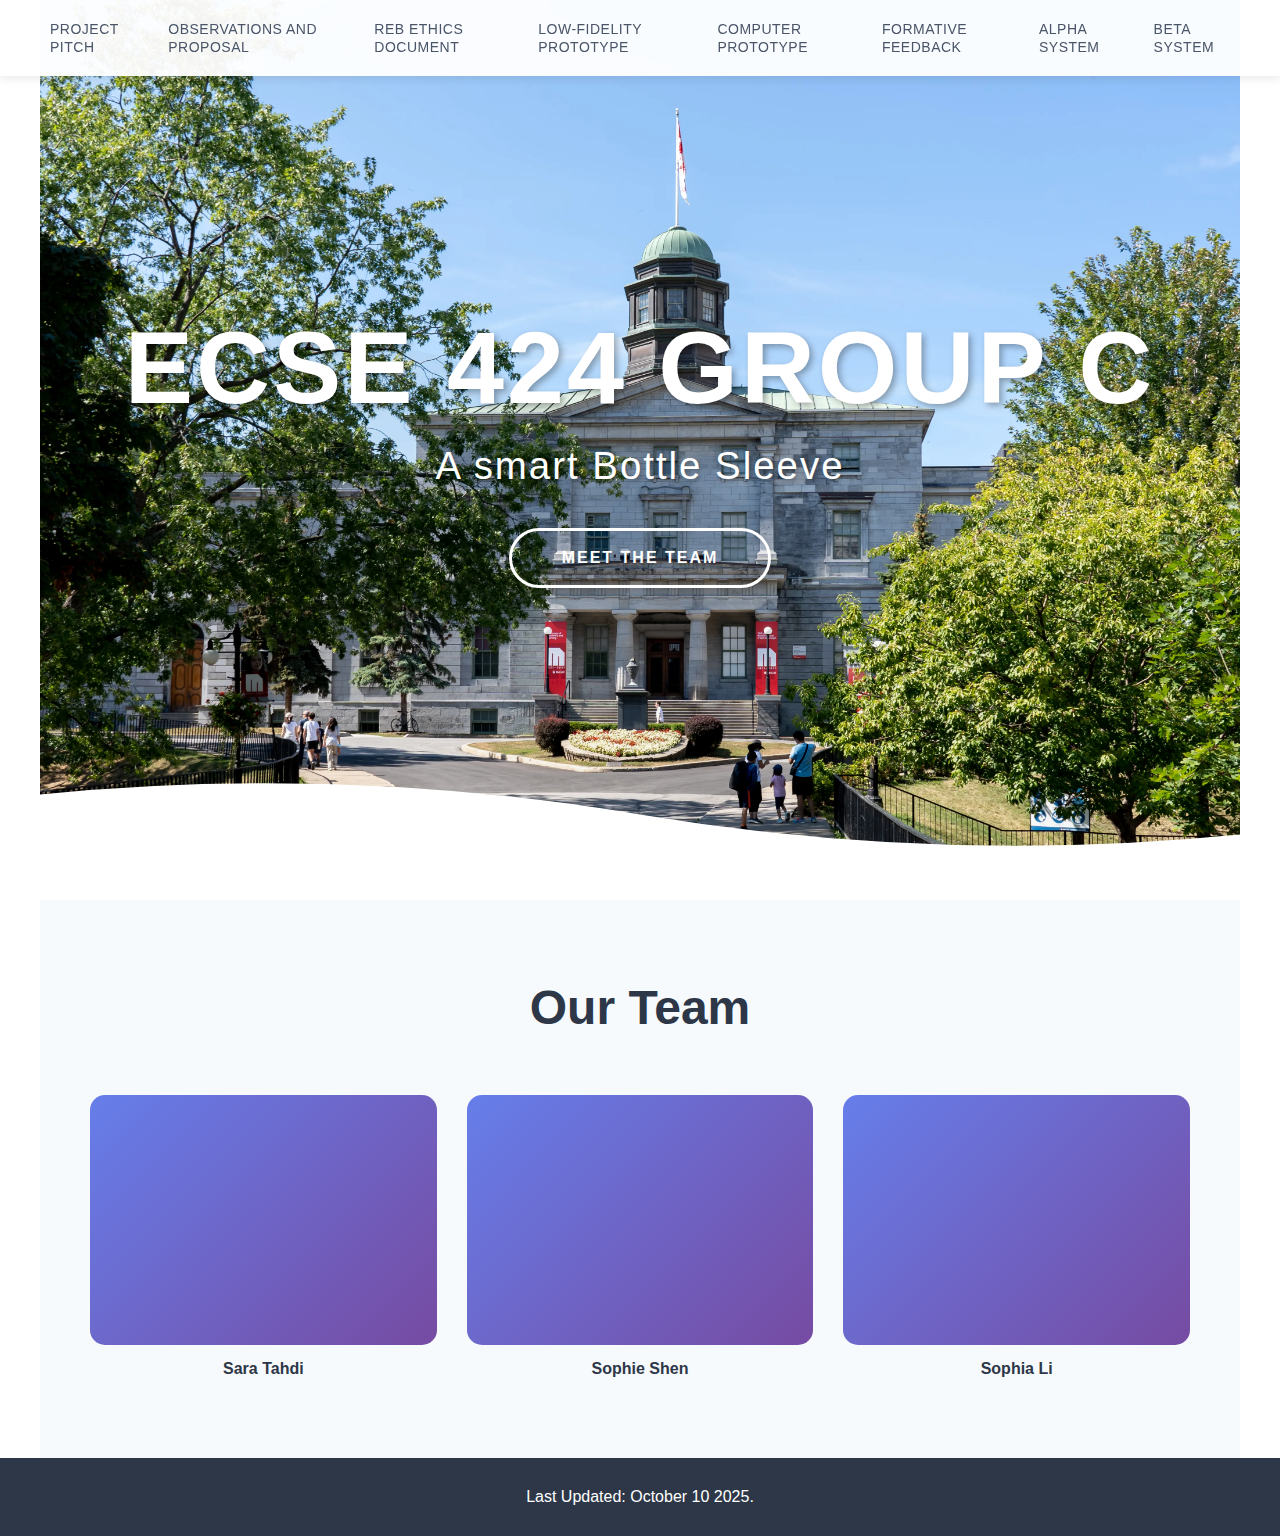
<file: index.html>
<!DOCTYPE html>
<html lang="en">
<head>
    <meta charset="UTF-8">
    <meta name="viewport" content="width=device-width, initial-scale=1.0">
    <title>ECSE 424 - Group C</title>
    <link rel="stylesheet" href="styles.css">
</head>
<body>
    <nav id="navbar">
        <ul class="nav-links">
            <li><a href="Project Pitch.html">Project Pitch</a></li>
            <li><a href="Observations and Proposal.html">Observations and Proposal</a></li>
            <li><a href="REB Ethics Document.html">REB Ethics Document</a></li>
            <li><a href="Low-Fidelity Prototype.html">Low-Fidelity Prototype</a></li>
            <li><a href="Upcoming.html">Computer Prototype</a></li>
            <li><a href="Upcoming.html">Formative Feedback</a></li>
            <li><a href="Upcoming.html">Alpha System</a></li>
            <li><a href="Upcoming.html">Beta System</a></li>

        </ul>
        <div class="mobile-menu-toggle">
            <span></span>
            <span></span>
            <span></span>
        </div>
    </nav>

    <section class="hero">
        <div class="hero-content">
            <h1 class="fade-in">
                ECSE 424 Group C
            </h1>
            <p class="fade-in-delay">A smart Bottle Sleeve</p>
            <a href="#gallery" class="cta-button fade-in-delay-2">Meet The Team</a>
        </div>
        <div class="wave"></div>
        <div class="scroll-indicator">
            <span></span>
        </div>
    </section>

    <section id="gallery">
        <h2>Our Team</h2>
        <div class="gallery-grid">
            <div class="gallery-item">
                <div class="gallery-placeholder"></div>
                <p>Sara Tahdi</p>
            </div>
            <div class="gallery-item">
                <div class="gallery-placeholder"></div>
                <p>Sophie Shen</p>
            </div>
            <div class="gallery-item">
                <div class="gallery-placeholder"></div>
                <p>Sophia Li</p>
            </div>
        </div>
    </section>

    <footer>
        <p> Last Updated: October 10 2025.</p>
    </footer>

    <script src="script.js"></script>
</body>
</html>
</file>
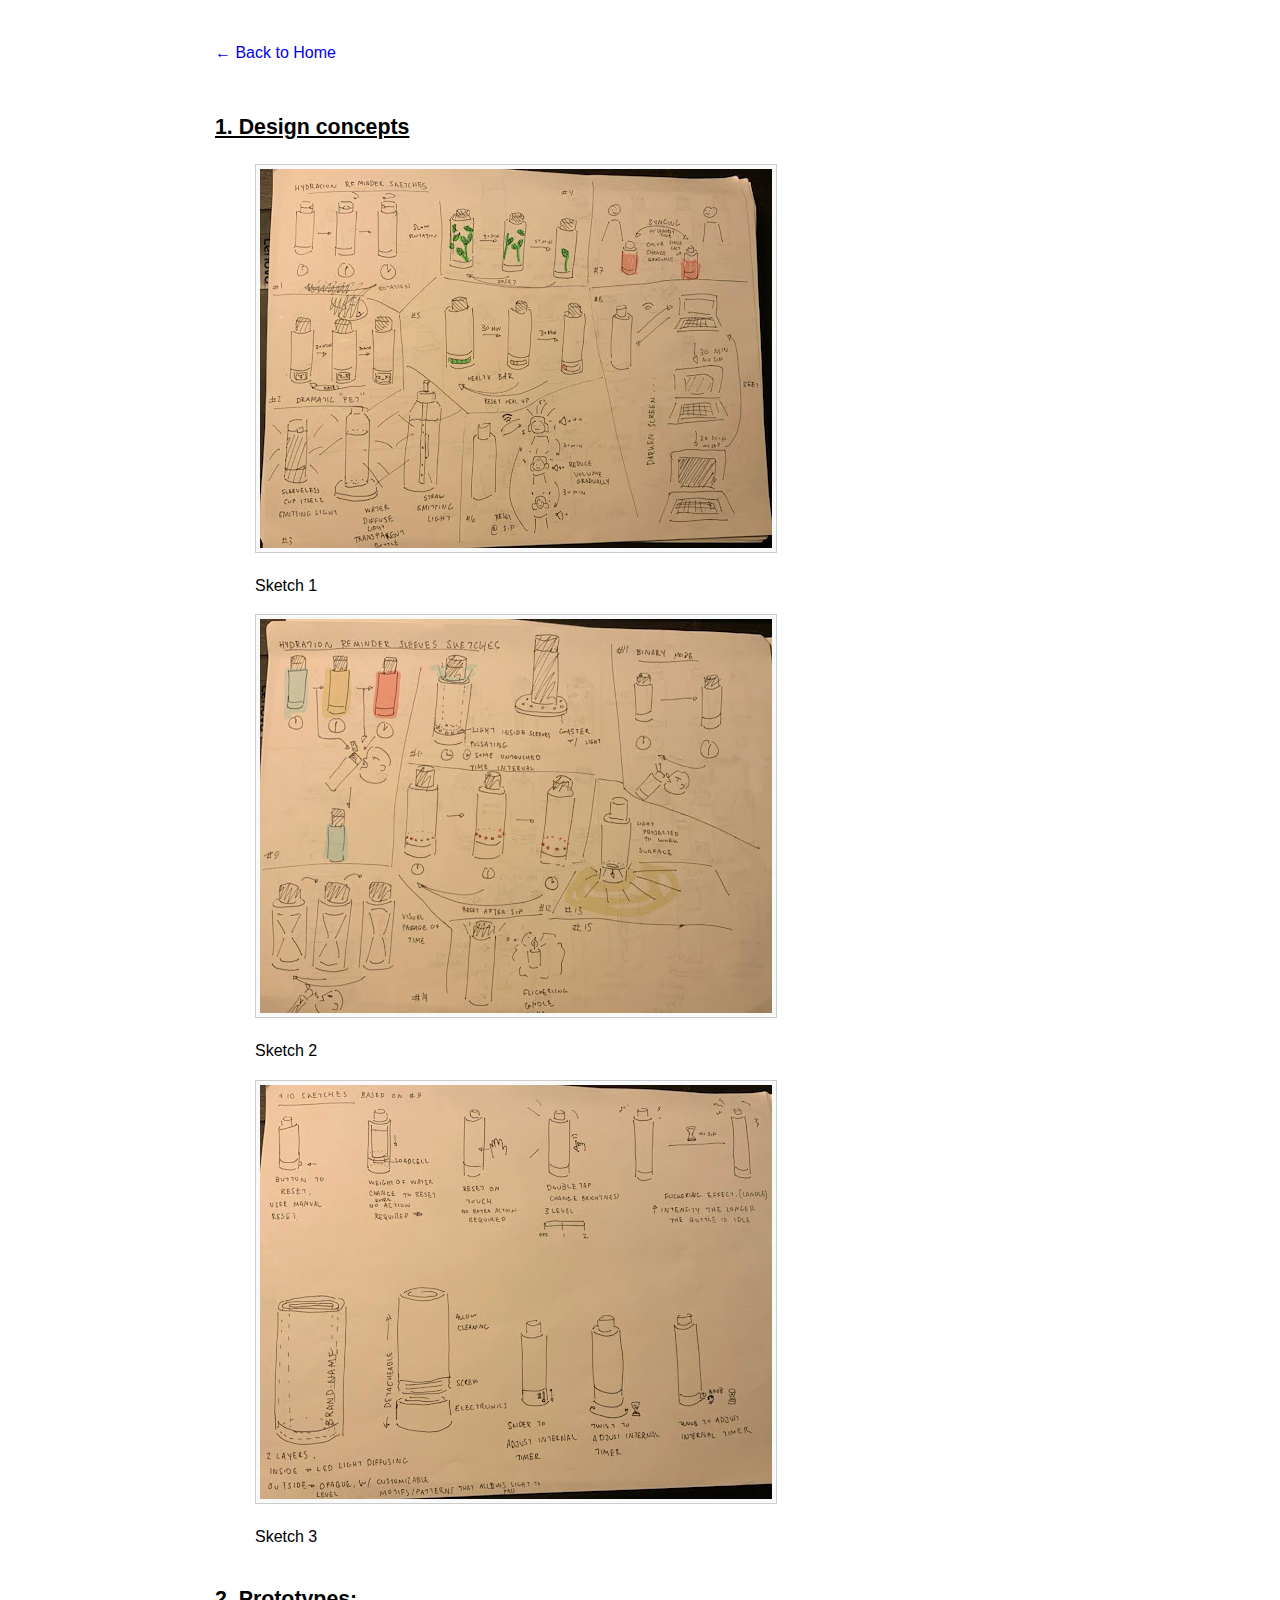
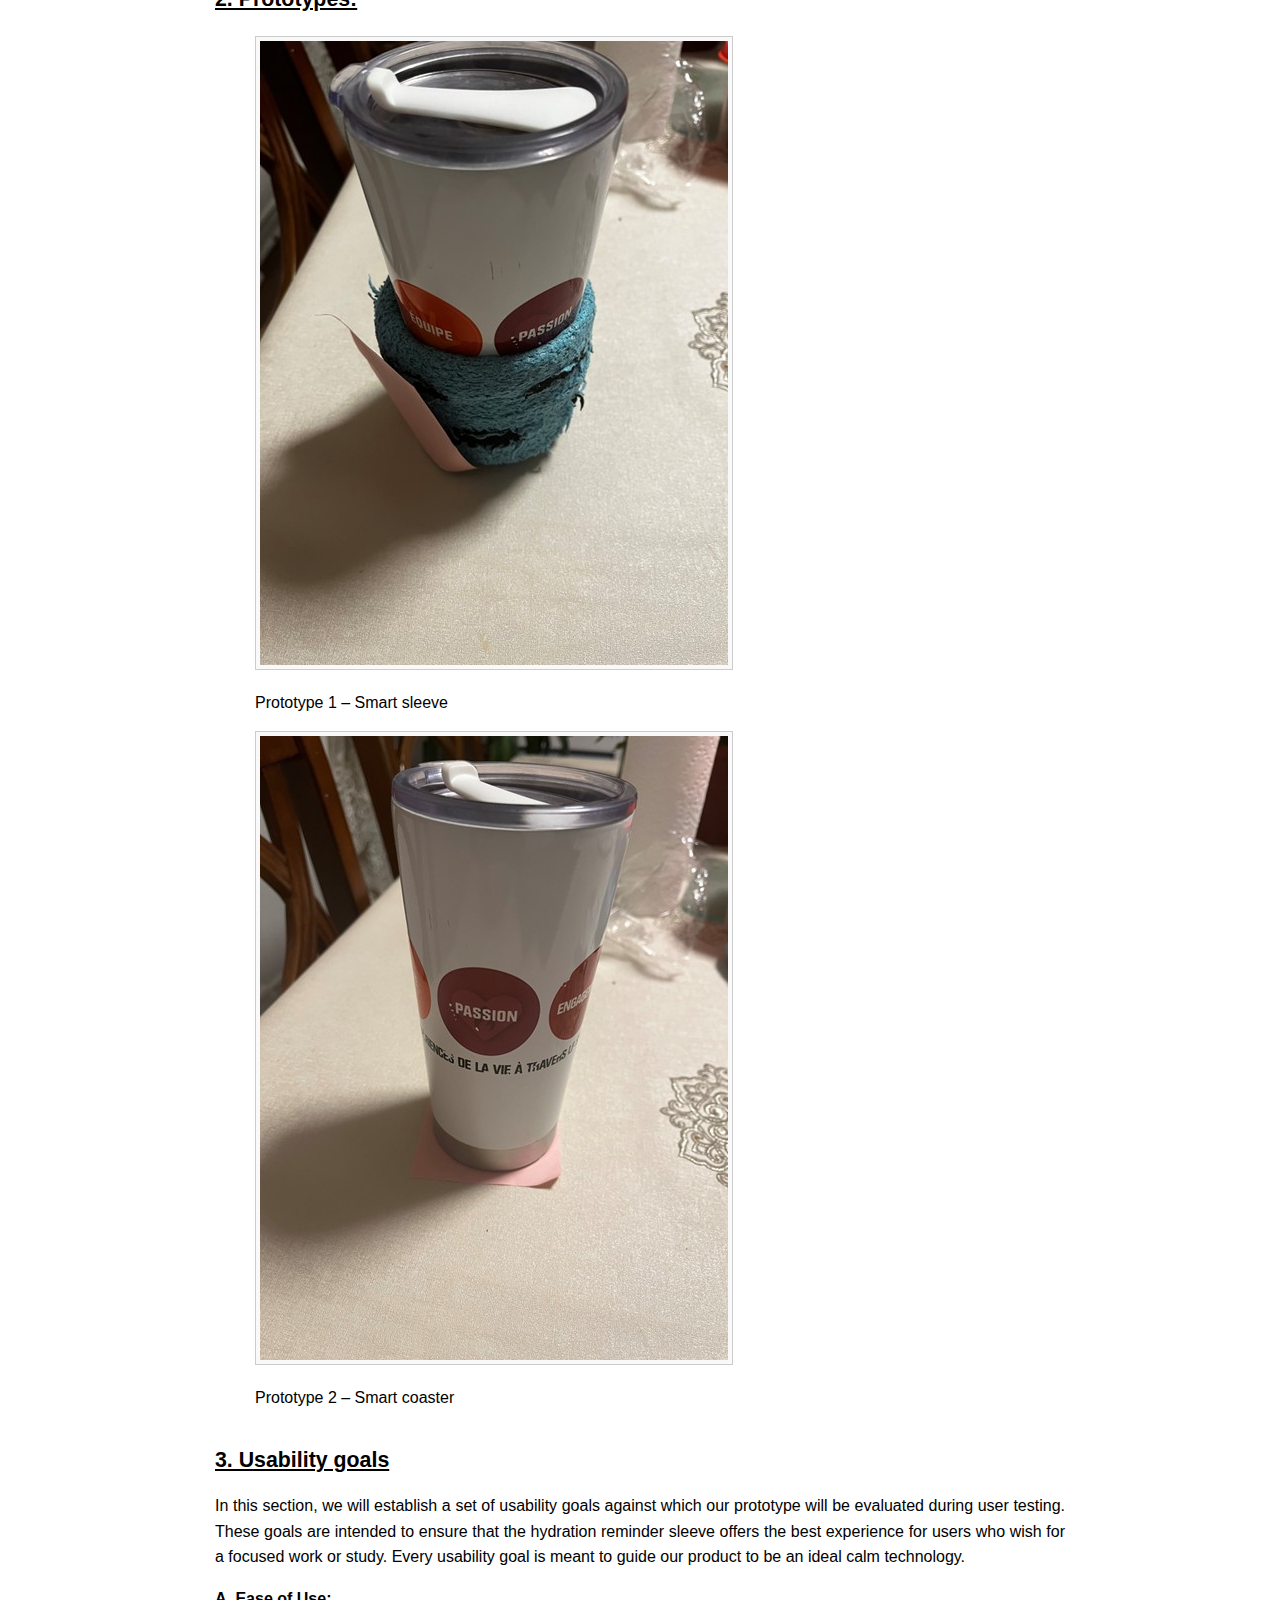
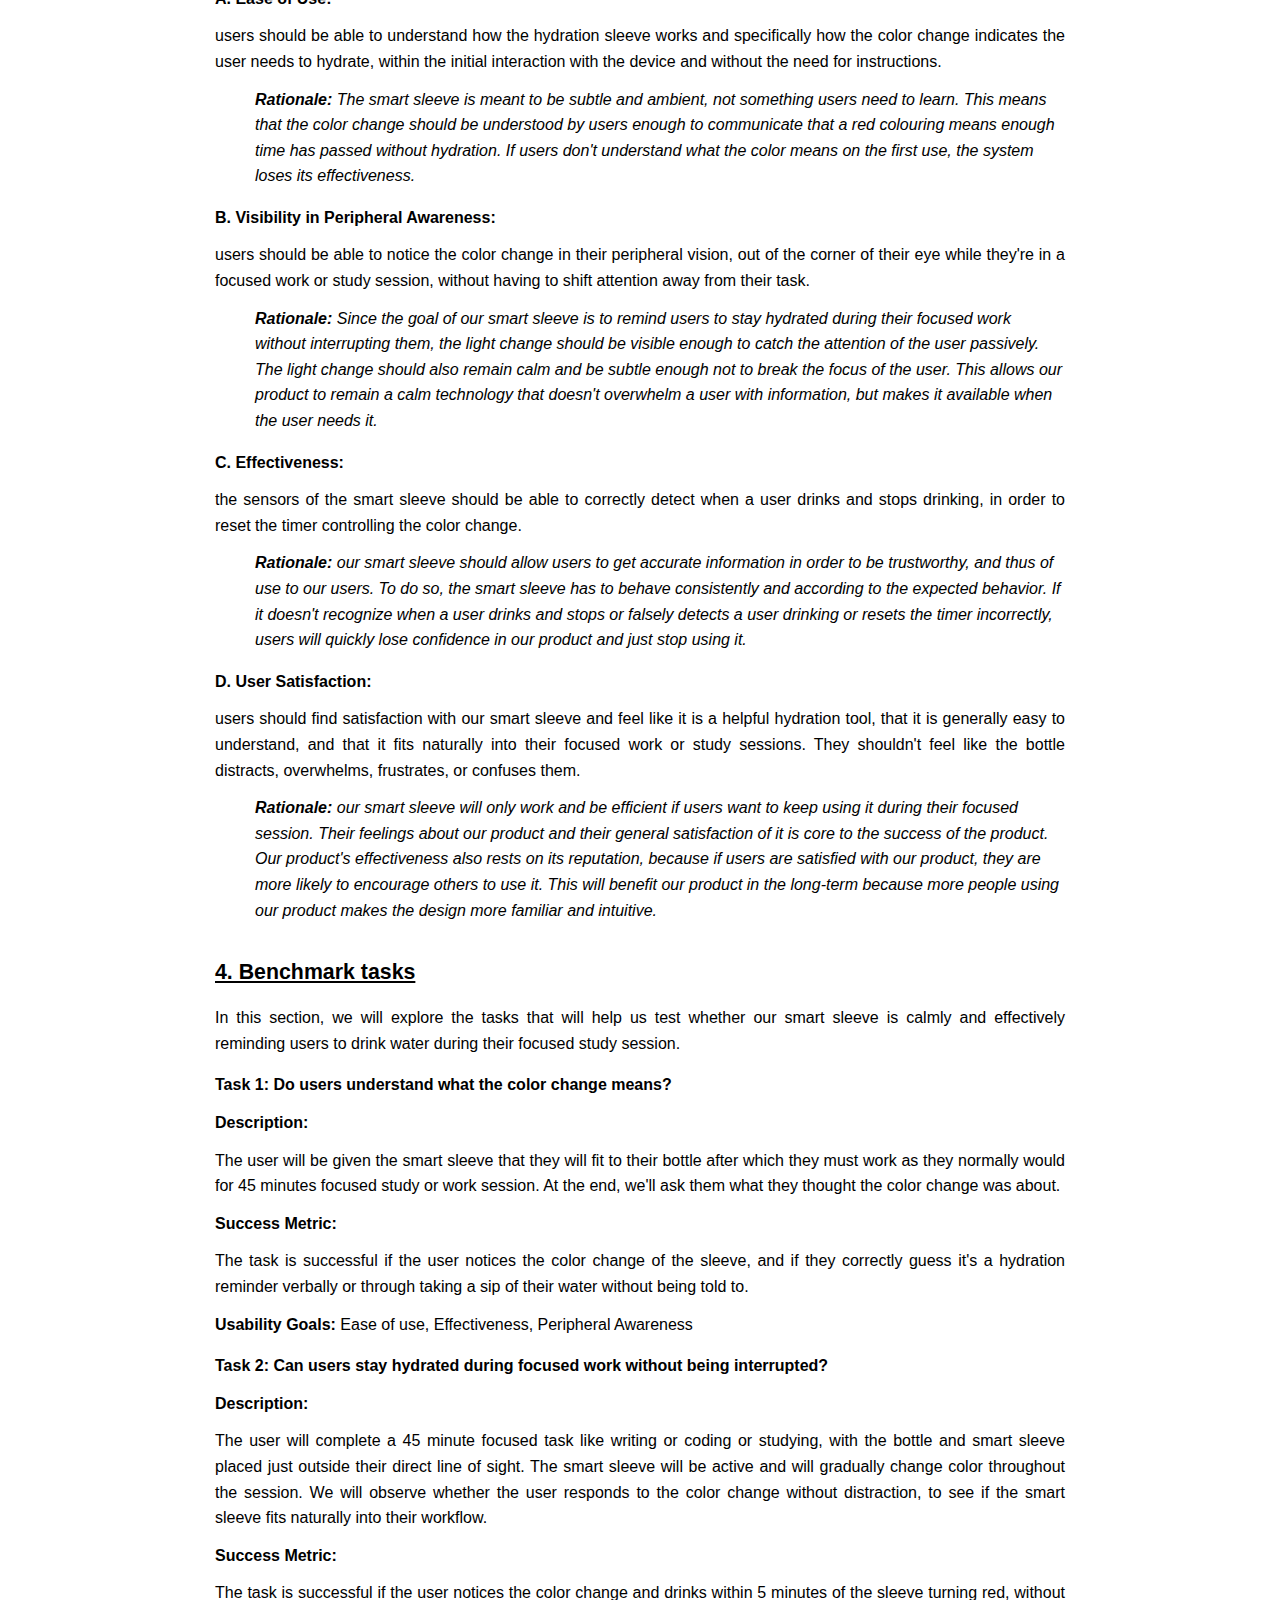
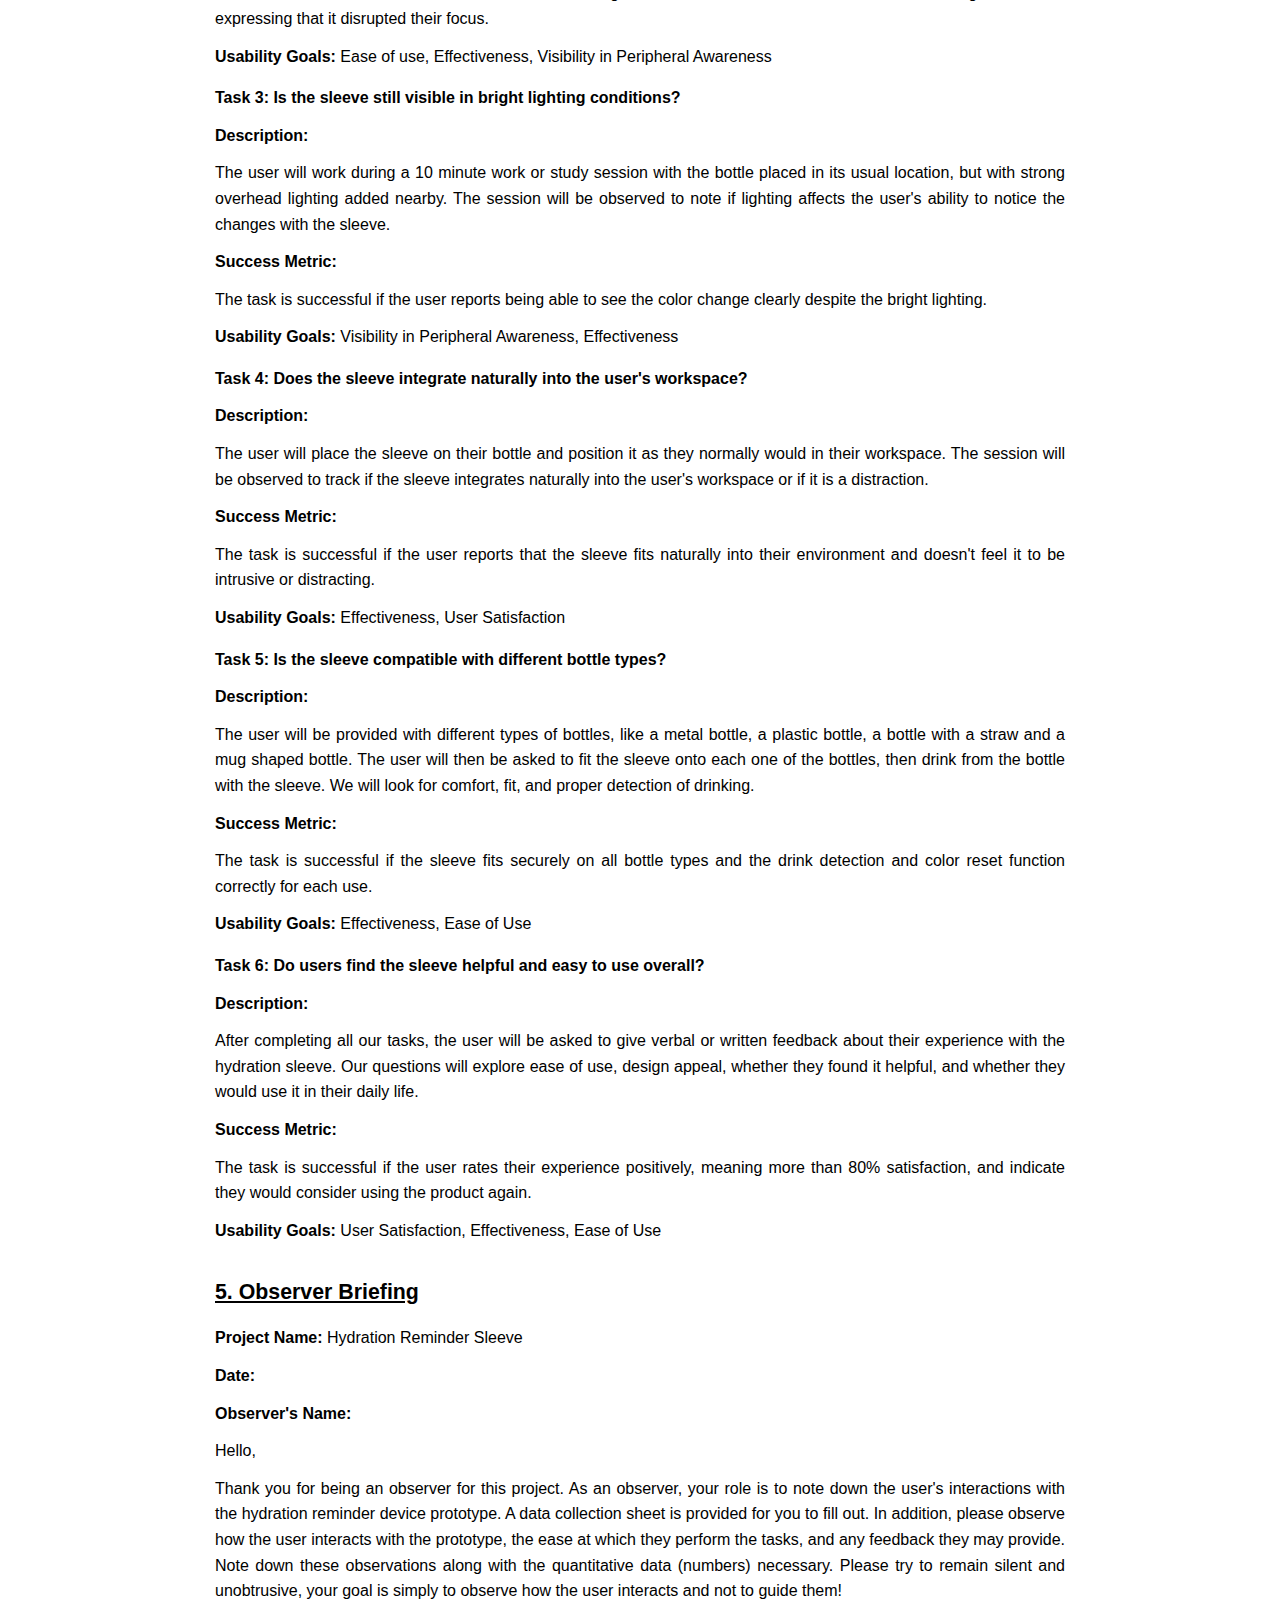
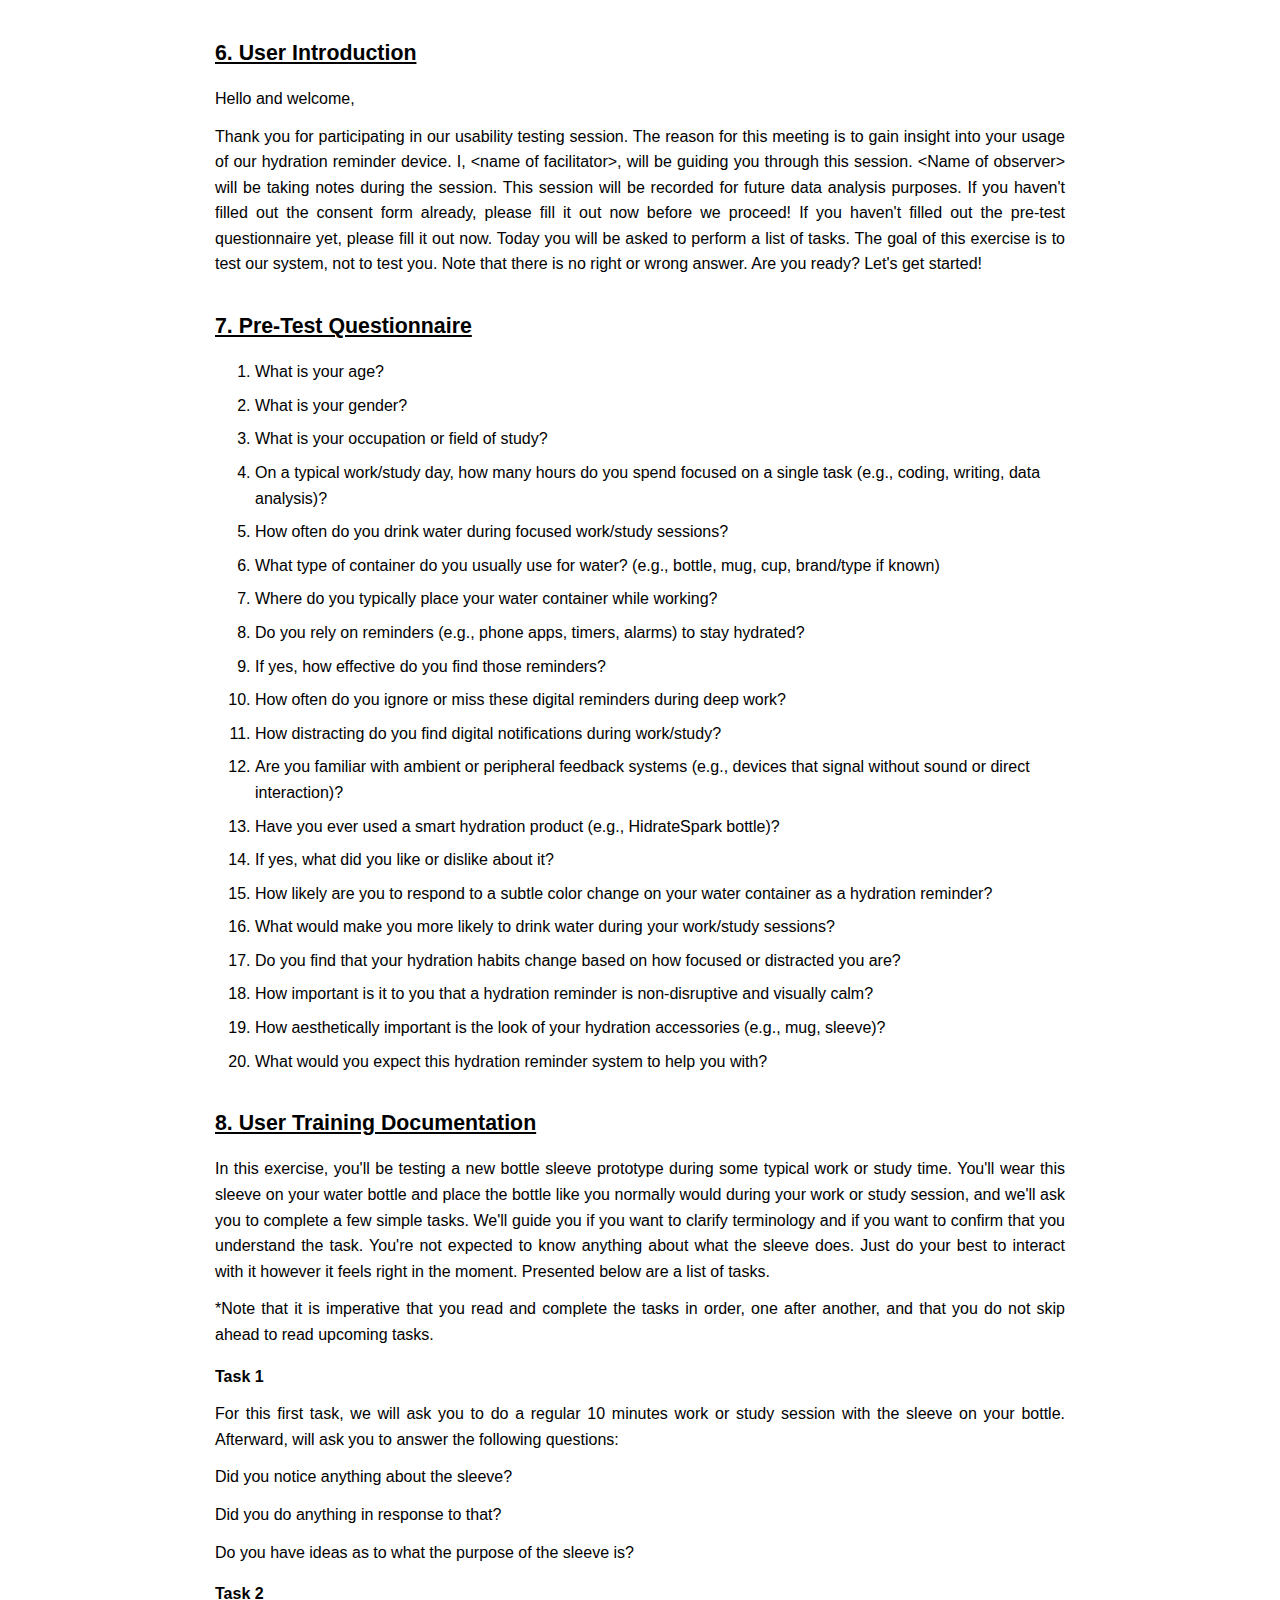
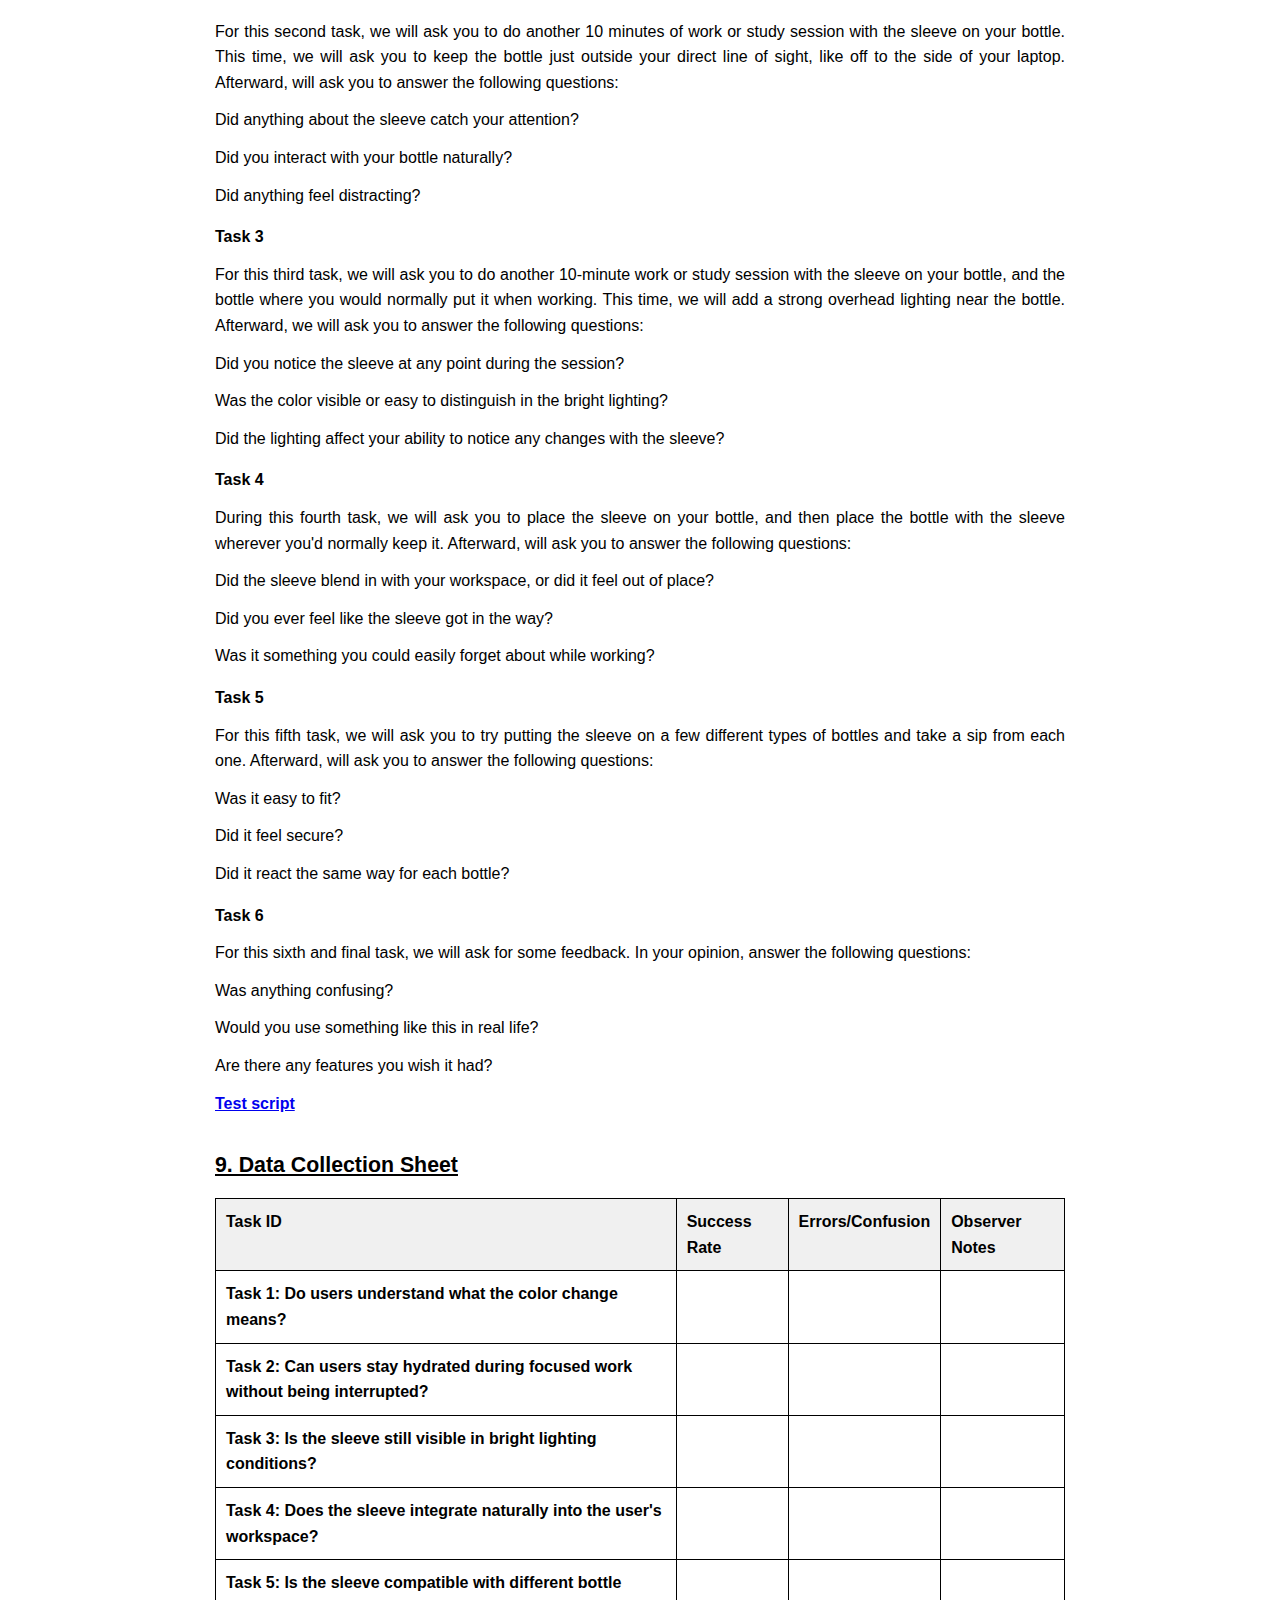
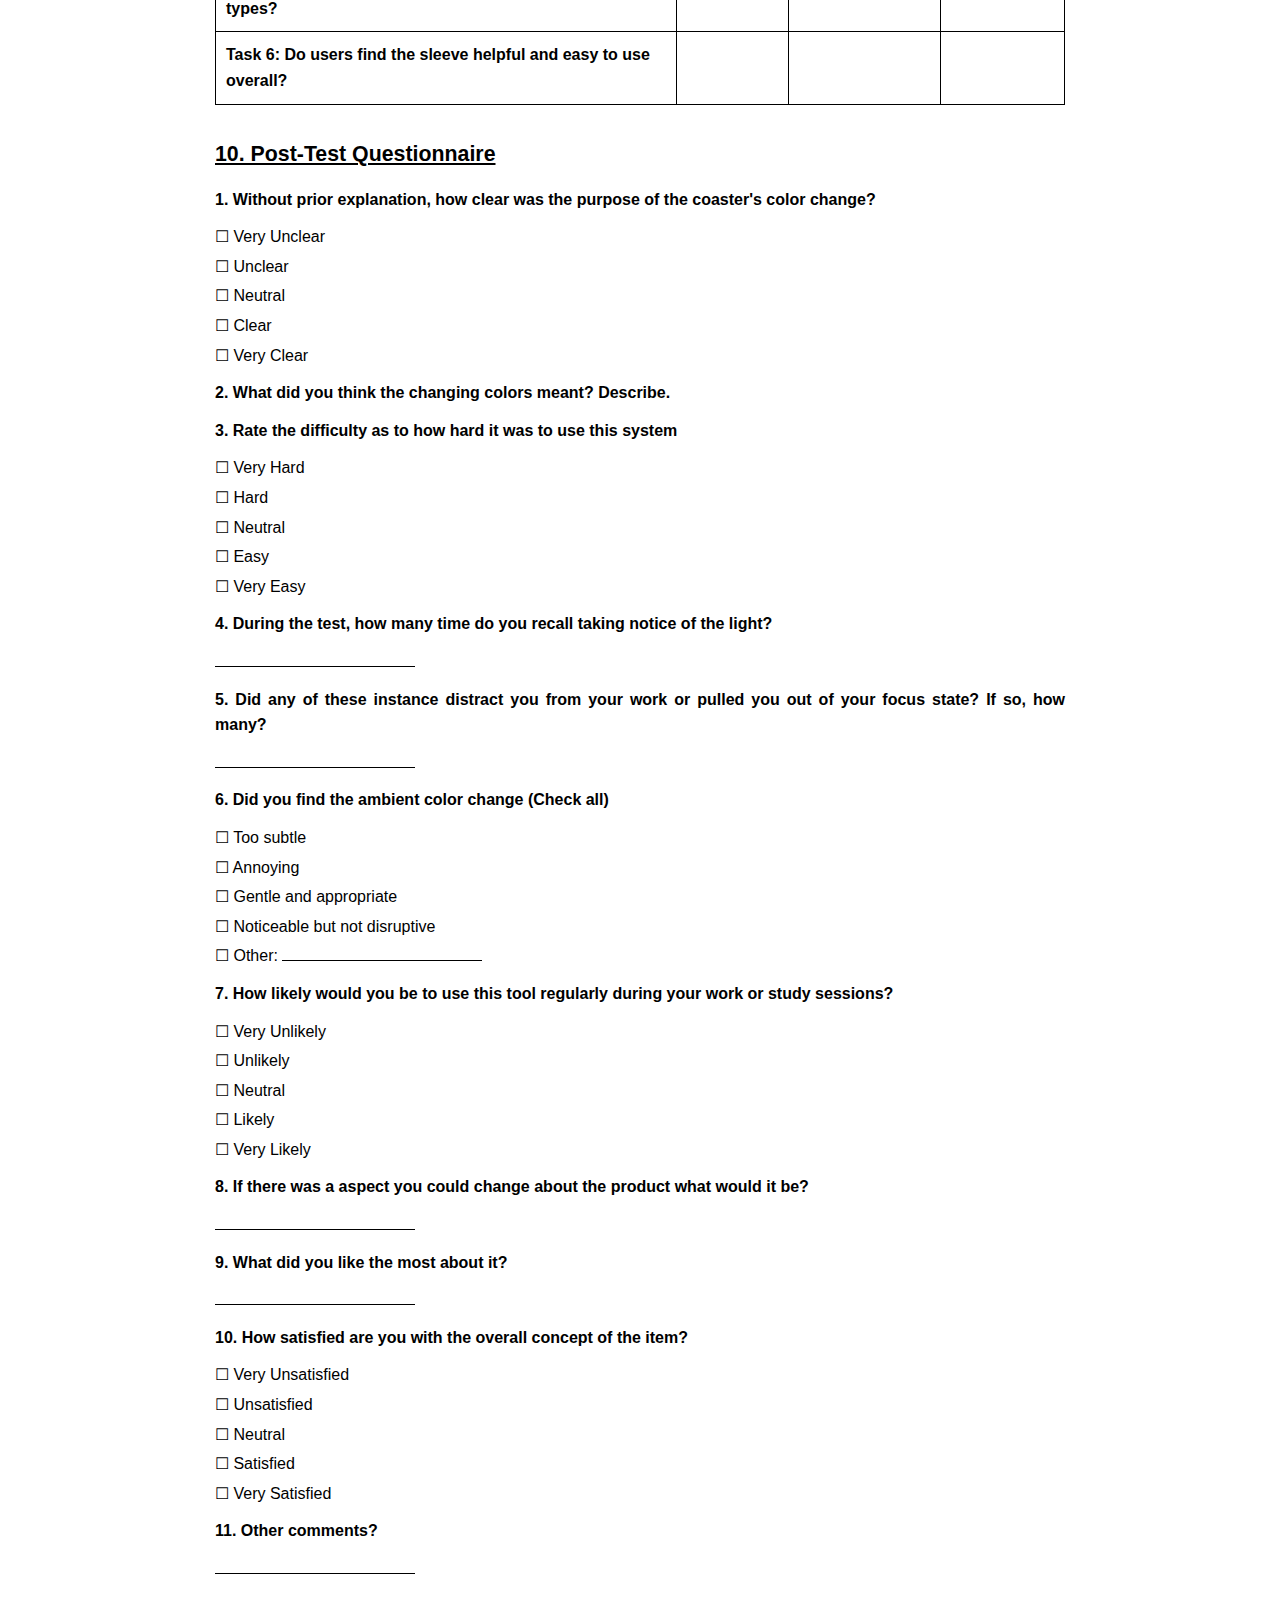
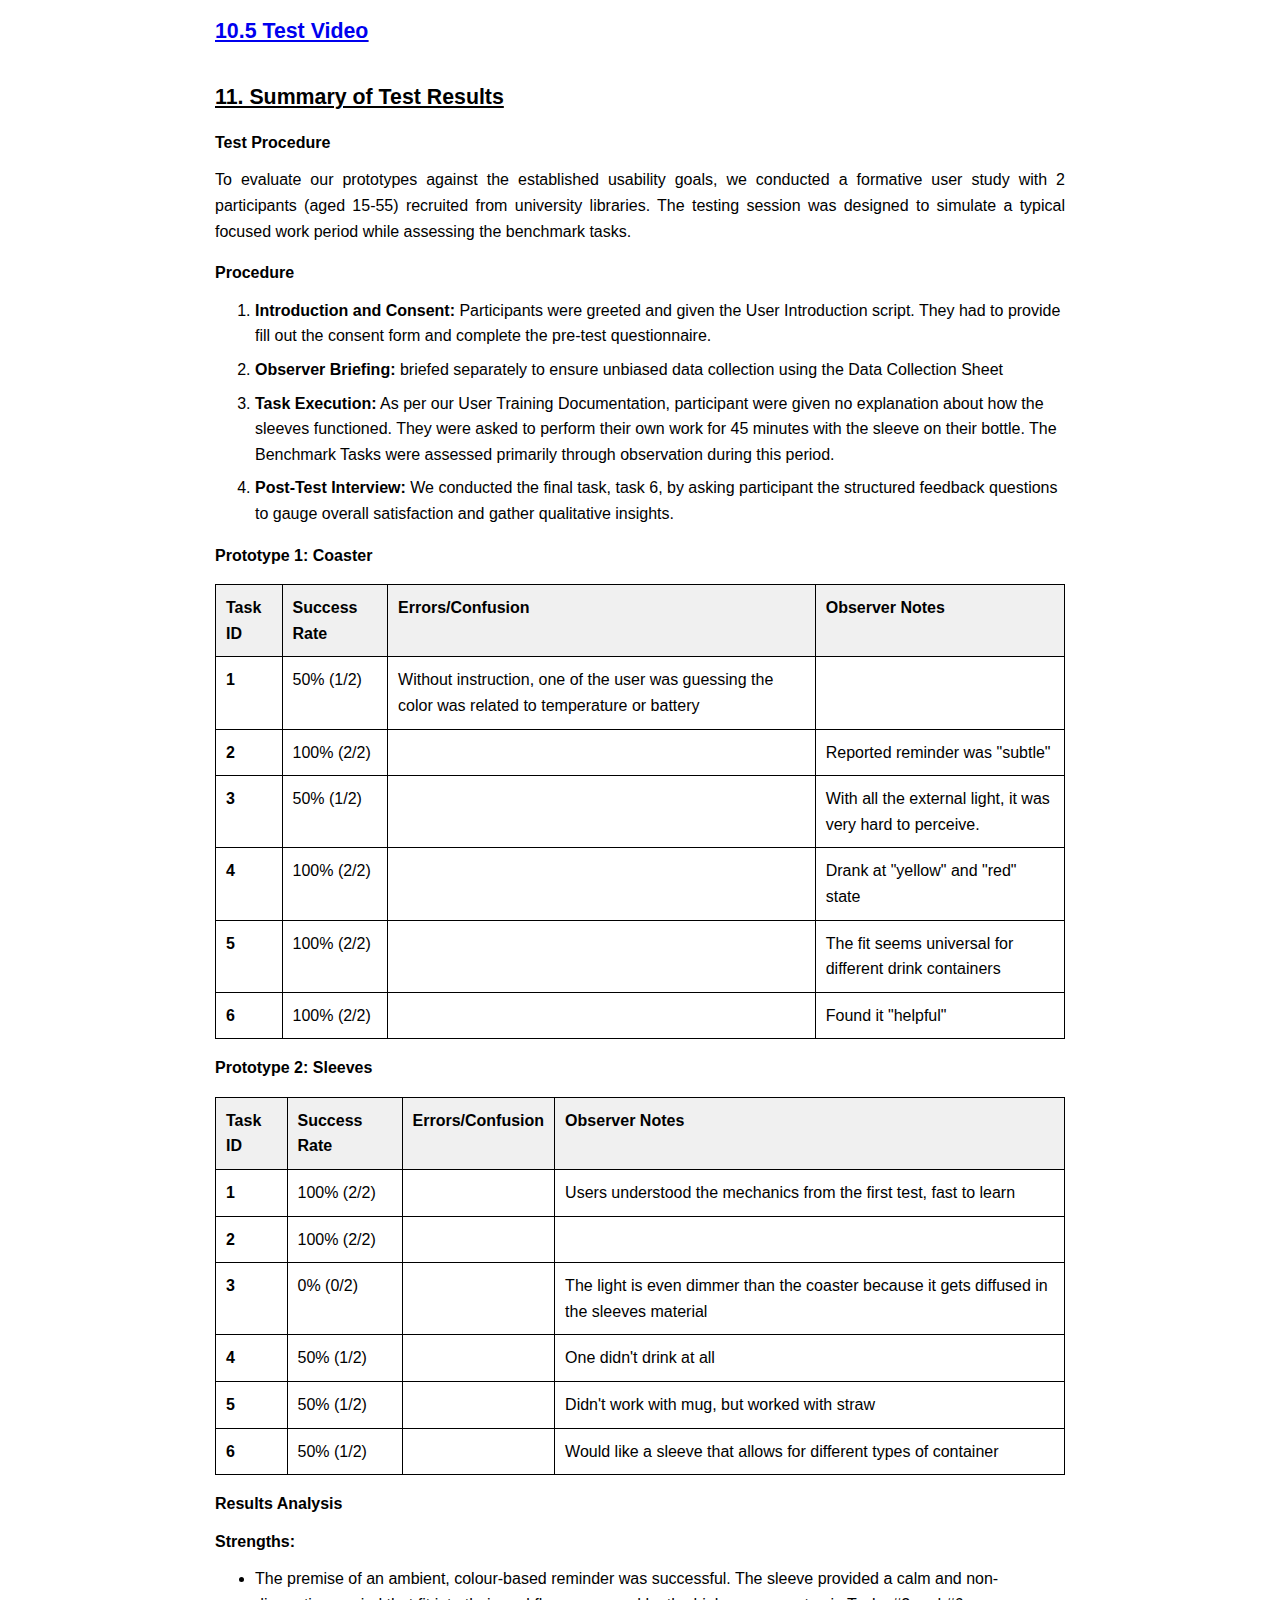
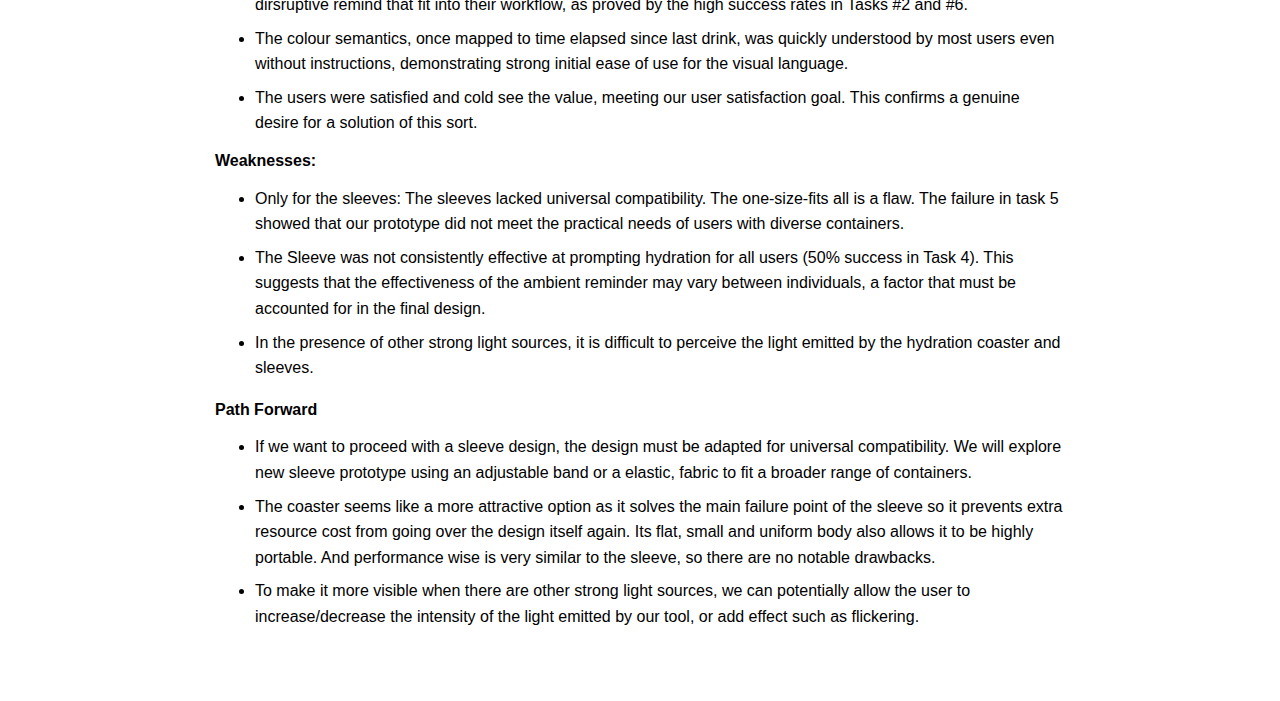
<file: Low-Fidelity Prototype.html>
<!DOCTYPE html>
<html lang="en">
<head>
    <meta charset="UTF-8">
    <meta name="viewport" content="width=device-width, initial-scale=1.0">
    <title>ECSE 424 - Low-Fidelity Prototype</title>
    <style>
        body {
            font-family: 'Calibri', 'Arial', sans-serif;
            line-height: 1.6;
            max-width: 850px;
            margin: 0 auto;
            padding: 40px 60px;
            background-color: #ffffff;
            color: #000000;
        }

        .back-link {
        color: #0000EE;
        text-decoration: none;
        margin-bottom: 20px;
        display: inline-block;
        }

        .back-link:hover {
        text-decoration: underline;
        }


        h1 {
            text-decoration: underline;
            font-size: 16pt;
            font-weight: bold;
            margin-top: 24px;
            margin-bottom: 16px;
        }

        h2 {
            font-weight: bold;
            font-size: 12pt;
            margin-top: 16px;
            margin-bottom: 8px;
        }

        p {
            margin: 12px 0;
            text-align: justify;
        }

        blockquote {
            margin: 12px 0 12px 40px;
            font-style: italic;
        }

        ul {
            margin: 12px 0;
            padding-left: 40px;
        }

        li {
            margin: 8px 0;
        }

        table {
            width: 100%;
            border-collapse: collapse;
            margin: 16px 0;
        }

        table, th, td {
            border: 1px solid #000000;
        }

        th, td {
            padding: 10px;
            text-align: left;
            vertical-align: top;
        }

        th {
            background-color: #f0f0f0;
            font-weight: bold;
        }

        .checkbox {
            margin: 4px 0;
        }

        .underline-input {
            display: inline-block;
            min-width: 200px;
            border-bottom: 1px solid #000000;
        }

        ol {
            margin: 12px 0;
            padding-left: 40px;
        }

        .section {
            margin-bottom: 32px;
        }

        a {
            color: #0000EE;
            text-decoration: underline;
        }
        .prototype-img {
        max-width: 100%;
        height: auto;
        margin-bottom: 20px;
        display: block;
        border: 1px solid #ccc;
        padding: 4px;
        background-color: #f9f9f9;
        }
        .images {
            margin-top: 20px;
            margin-bottom: 30px;
        }
    </style>
</head>
<body>

<a href="index.html" class="back-link">← Back to Home</a>

<div class="section">
    <h1>1. Design concepts</h1>
    <div class="images">
        <figure>
            <img src="Prototype 1.jpg" alt="Design Sketch 1" class="prototype-img">
            <figcaption>Sketch 1</figcaption>
        </figure>
        <figure>
            <img src="Prototype 2.jpg" alt="Design Sketch 2" class="prototype-img">
            <figcaption>Sketch 2</figcaption>
        </figure>
        <figure>
            <img src="Prototype 3.jpg" alt="Design Sketch 3" class="prototype-img">
            <figcaption>Sketch 3</figcaption>
        </figure>
    </div>
</div>

<div class="section">
    <h1>2. Prototypes:</h1>
    <div class="images">
        <figure>
            <img src="Sleeve.jpg" alt="Prototype 1" class="prototype-img">
            <figcaption>Prototype 1 – Smart sleeve</figcaption>
        </figure>
        <figure>
            <img src="coaster.jpg" alt="Prototype 2" class="prototype-img">
            <figcaption>Prototype 2 – Smart coaster</figcaption>
        </figure>
    </div>
</div>

<div class="section">
    <h1>3. Usability goals</h1>
    <p>In this section, we will establish a set of usability goals against which our prototype will be evaluated during user testing. These goals are intended to ensure that the hydration reminder sleeve offers the best experience for users who wish for a focused work or study. Every usability goal is meant to guide our product to be an ideal calm technology.</p>

    <h2>A. Ease of Use:</h2>
    <p>users should be able to understand how the hydration sleeve works and specifically how the color change indicates the user needs to hydrate, within the initial interaction with the device and without the need for instructions.</p>
    <blockquote>
        <strong>Rationale:</strong> The smart sleeve is meant to be subtle and ambient, not something users need to learn. This means that the color change should be understood by users enough to communicate that a red colouring means enough time has passed without hydration. If users don't understand what the color means on the first use, the system loses its effectiveness.
    </blockquote>

    <h2>B. Visibility in Peripheral Awareness:</h2>
    <p>users should be able to notice the color change in their peripheral vision, out of the corner of their eye while they're in a focused work or study session, without having to shift attention away from their task.</p>
    <blockquote>
        <strong>Rationale:</strong> Since the goal of our smart sleeve is to remind users to stay hydrated during their focused work without interrupting them, the light change should be visible enough to catch the attention of the user passively. The light change should also remain calm and be subtle enough not to break the focus of the user. This allows our product to remain a calm technology that doesn't overwhelm a user with information, but makes it available when the user needs it.
    </blockquote>

    <h2>C. Effectiveness:</h2>
    <p>the sensors of the smart sleeve should be able to correctly detect when a user drinks and stops drinking, in order to reset the timer controlling the color change.</p>
    <blockquote>
        <strong>Rationale:</strong> our smart sleeve should allow users to get accurate information in order to be trustworthy, and thus of use to our users. To do so, the smart sleeve has to behave consistently and according to the expected behavior. If it doesn't recognize when a user drinks and stops or falsely detects a user drinking or resets the timer incorrectly, users will quickly lose confidence in our product and just stop using it.
    </blockquote>

    <h2>D. User Satisfaction:</h2>
    <p>users should find satisfaction with our smart sleeve and feel like it is a helpful hydration tool, that it is generally easy to understand, and that it fits naturally into their focused work or study sessions. They shouldn't feel like the bottle distracts, overwhelms, frustrates, or confuses them.</p>
    <blockquote>
        <strong>Rationale:</strong> our smart sleeve will only work and be efficient if users want to keep using it during their focused session. Their feelings about our product and their general satisfaction of it is core to the success of the product. Our product's effectiveness also rests on its reputation, because if users are satisfied with our product, they are more likely to encourage others to use it. This will benefit our product in the long-term because more people using our product makes the design more familiar and intuitive.
    </blockquote>
</div>

<div class="section">
    <h1>4. Benchmark tasks</h1>
    <p>In this section, we will explore the tasks that will help us test whether our smart sleeve is calmly and effectively reminding users to drink water during their focused study session.</p>

    <h2>Task 1: Do users understand what the color change means?</h2>
    <p><strong>Description:</strong></p>
    <p>The user will be given the smart sleeve that they will fit to their bottle after which they must work as they normally would for 45 minutes focused study or work session. At the end, we'll ask them what they thought the color change was about.</p>
    <p><strong>Success Metric:</strong></p>
    <p>The task is successful if the user notices the color change of the sleeve, and if they correctly guess it's a hydration reminder verbally or through taking a sip of their water without being told to.</p>
    <p><strong>Usability Goals:</strong> Ease of use, Effectiveness, Peripheral Awareness</p>

    <h2>Task 2: Can users stay hydrated during focused work without being interrupted?</h2>
    <p><strong>Description:</strong></p>
    <p>The user will complete a 45 minute focused task like writing or coding or studying, with the bottle and smart sleeve placed just outside their direct line of sight. The smart sleeve will be active and will gradually change color throughout the session. We will observe whether the user responds to the color change without distraction, to see if the smart sleeve fits naturally into their workflow.</p>
    <p><strong>Success Metric:</strong></p>
    <p>The task is successful if the user notices the color change and drinks within 5 minutes of the sleeve turning red, without expressing that it disrupted their focus.</p>
    <p><strong>Usability Goals:</strong> Ease of use, Effectiveness, Visibility in Peripheral Awareness</p>

    <h2>Task 3: Is the sleeve still visible in bright lighting conditions?</h2>
    <p><strong>Description:</strong></p>
    <p>The user will work during a 10 minute work or study session with the bottle placed in its usual location, but with strong overhead lighting added nearby. The session will be observed to note if lighting affects the user's ability to notice the changes with the sleeve.</p>
    <p><strong>Success Metric:</strong></p>
    <p>The task is successful if the user reports being able to see the color change clearly despite the bright lighting.</p>
    <p><strong>Usability Goals:</strong> Visibility in Peripheral Awareness, Effectiveness</p>

    <h2>Task 4: Does the sleeve integrate naturally into the user's workspace?</h2>
    <p><strong>Description:</strong></p>
    <p>The user will place the sleeve on their bottle and position it as they normally would in their workspace. The session will be observed to track if the sleeve integrates naturally into the user's workspace or if it is a distraction.</p>
    <p><strong>Success Metric:</strong></p>
    <p>The task is successful if the user reports that the sleeve fits naturally into their environment and doesn't feel it to be intrusive or distracting.</p>
    <p><strong>Usability Goals:</strong> Effectiveness, User Satisfaction</p>

    <h2>Task 5: Is the sleeve compatible with different bottle types?</h2>
    <p><strong>Description:</strong></p>
    <p>The user will be provided with different types of bottles, like a metal bottle, a plastic bottle, a bottle with a straw and a mug shaped bottle. The user will then be asked to fit the sleeve onto each one of the bottles, then drink from the bottle with the sleeve. We will look for comfort, fit, and proper detection of drinking.</p>
    <p><strong>Success Metric:</strong></p>
    <p>The task is successful if the sleeve fits securely on all bottle types and the drink detection and color reset function correctly for each use.</p>
    <p><strong>Usability Goals:</strong> Effectiveness, Ease of Use</p>

    <h2>Task 6: Do users find the sleeve helpful and easy to use overall?</h2>
    <p><strong>Description:</strong></p>
    <p>After completing all our tasks, the user will be asked to give verbal or written feedback about their experience with the hydration sleeve. Our questions will explore ease of use, design appeal, whether they found it helpful, and whether they would use it in their daily life.</p>
    <p><strong>Success Metric:</strong></p>
    <p>The task is successful if the user rates their experience positively, meaning more than 80% satisfaction, and indicate they would consider using the product again.</p>
    <p><strong>Usability Goals:</strong> User Satisfaction, Effectiveness, Ease of Use</p>
</div>

<div class="section">
    <h1>5. Observer Briefing</h1>
    <p><strong>Project Name:</strong> Hydration Reminder Sleeve</p>
    <p><strong>Date:</strong></p>
    <p><strong>Observer's Name:</strong></p>
    <p>Hello,</p>
    <p>Thank you for being an observer for this project. As an observer, your role is to note down the user's interactions with the hydration reminder device prototype. A data collection sheet is provided for you to fill out. In addition, please observe how the user interacts with the prototype, the ease at which they perform the tasks, and any feedback they may provide. Note down these observations along with the quantitative data (numbers) necessary. Please try to remain silent and unobtrusive, your goal is simply to observe how the user interacts and not to guide them!</p>
</div>

<div class="section">
    <h1>6. User Introduction</h1>
    <p>Hello and welcome,</p>
    <p>Thank you for participating in our usability testing session. The reason for this meeting is to gain insight into your usage of our hydration reminder device. I, &lt;name of facilitator&gt;, will be guiding you through this session. &lt;Name of observer&gt; will be taking notes during the session. This session will be recorded for future data analysis purposes. If you haven't filled out the consent form already, please fill it out now before we proceed! If you haven't filled out the pre-test questionnaire yet, please fill it out now. Today you will be asked to perform a list of tasks. The goal of this exercise is to test our system, not to test you. Note that there is no right or wrong answer. Are you ready? Let's get started!</p>
</div>

<div class="section">
    <h1>7. Pre-Test Questionnaire</h1>
    <ol>
        <li>What is your age?</li>
        <li>What is your gender?</li>
        <li>What is your occupation or field of study?</li>
        <li>On a typical work/study day, how many hours do you spend focused on a single task (e.g., coding, writing, data analysis)?</li>
        <li>How often do you drink water during focused work/study sessions?</li>
        <li>What type of container do you usually use for water? (e.g., bottle, mug, cup, brand/type if known)</li>
        <li>Where do you typically place your water container while working?</li>
        <li>Do you rely on reminders (e.g., phone apps, timers, alarms) to stay hydrated?</li>
        <li>If yes, how effective do you find those reminders?</li>
        <li>How often do you ignore or miss these digital reminders during deep work?</li>
        <li>How distracting do you find digital notifications during work/study?</li>
        <li>Are you familiar with ambient or peripheral feedback systems (e.g., devices that signal without sound or direct interaction)?</li>
        <li>Have you ever used a smart hydration product (e.g., HidrateSpark bottle)?</li>
        <li>If yes, what did you like or dislike about it?</li>
        <li>How likely are you to respond to a subtle color change on your water container as a hydration reminder?</li>
        <li>What would make you more likely to drink water during your work/study sessions?</li>
        <li>Do you find that your hydration habits change based on how focused or distracted you are?</li>
        <li>How important is it to you that a hydration reminder is non-disruptive and visually calm?</li>
        <li>How aesthetically important is the look of your hydration accessories (e.g., mug, sleeve)?</li>
        <li>What would you expect this hydration reminder system to help you with?</li>
    </ol>
</div>

<div class="section">
    <h1>8. User Training Documentation</h1>
    <p>In this exercise, you'll be testing a new bottle sleeve prototype during some typical work or study time. You'll wear this sleeve on your water bottle and place the bottle like you normally would during your work or study session, and we'll ask you to complete a few simple tasks. We'll guide you if you want to clarify terminology and if you want to confirm that you understand the task. You're not expected to know anything about what the sleeve does. Just do your best to interact with it however it feels right in the moment. Presented below are a list of tasks.</p>
    <p>*Note that it is imperative that you read and complete the tasks in order, one after another, and that you do not skip ahead to read upcoming tasks.</p>

    <h2>Task 1</h2>
    <p>For this first task, we will ask you to do a regular 10 minutes work or study session with the sleeve on your bottle. Afterward, will ask you to answer the following questions:</p>
    <p>Did you notice anything about the sleeve?</p>
    <p>Did you do anything in response to that?</p>
    <p>Do you have ideas as to what the purpose of the sleeve is?</p>

    <h2>Task 2</h2>
    <p>For this second task, we will ask you to do another 10 minutes of work or study session with the sleeve on your bottle. This time, we will ask you to keep the bottle just outside your direct line of sight, like off to the side of your laptop. Afterward, will ask you to answer the following questions:</p>
    <p>Did anything about the sleeve catch your attention?</p>
    <p>Did you interact with your bottle naturally?</p>
    <p>Did anything feel distracting?</p>

    <h2>Task 3</h2>
    <p>For this third task, we will ask you to do another 10-minute work or study session with the sleeve on your bottle, and the bottle where you would normally put it when working. This time, we will add a strong overhead lighting near the bottle. Afterward, we will ask you to answer the following questions:</p>
    <p>Did you notice the sleeve at any point during the session?</p>
    <p>Was the color visible or easy to distinguish in the bright lighting?</p>
    <p>Did the lighting affect your ability to notice any changes with the sleeve?</p>

    <h2>Task 4</h2>
    <p>During this fourth task, we will ask you to place the sleeve on your bottle, and then place the bottle with the sleeve wherever you'd normally keep it. Afterward, will ask you to answer the following questions:</p>
    <p>Did the sleeve blend in with your workspace, or did it feel out of place?</p>
    <p>Did you ever feel like the sleeve got in the way?</p>
    <p>Was it something you could easily forget about while working?</p>

    <h2>Task 5</h2>
    <p>For this fifth task, we will ask you to try putting the sleeve on a few different types of bottles and take a sip from each one. Afterward, will ask you to answer the following questions:</p>
    <p>Was it easy to fit?</p>
    <p>Did it feel secure?</p>
    <p>Did it react the same way for each bottle?</p>

    <h2>Task 6</h2>
    <p>For this sixth and final task, we will ask for some feedback. In your opinion, answer the following questions:</p>
    <p>Was anything confusing?</p>
    <p>Would you use something like this in real life?</p>
    <p>Are there any features you wish it had?</p>

    <p><a href="https://drive.google.com/file/d/12OvcZ6IVhltJbZ5yBb6WP6TsoOK9AUWD/view?usp=sharing" target="_blank"><strong>Test script</strong></a></p>
</div>

<div class="section">
    <h1>9. Data Collection Sheet</h1>
    <table>
        <thead>
            <tr>
                <th>Task ID</th>
                <th>Success Rate</th>
                <th>Errors/Confusion</th>
                <th>Observer Notes</th>
            </tr>
        </thead>
        <tbody>
            <tr>
                <td><strong>Task 1: Do users understand what the color change means?</strong></td>
                <td></td>
                <td></td>
                <td></td>
            </tr>
            <tr>
                <td><strong>Task 2: Can users stay hydrated during focused work without being interrupted?</strong></td>
                <td></td>
                <td></td>
                <td></td>
            </tr>
            <tr>
                <td><strong>Task 3: Is the sleeve still visible in bright lighting conditions?</strong></td>
                <td></td>
                <td></td>
                <td></td>
            </tr>
            <tr>
                <td><strong>Task 4: Does the sleeve integrate naturally into the user's workspace?</strong></td>
                <td></td>
                <td></td>
                <td></td>
            </tr>
            <tr>
                <td><strong>Task 5: Is the sleeve compatible with different bottle types?</strong></td>
                <td></td>
                <td></td>
                <td></td>
            </tr>
            <tr>
                <td><strong>Task 6: Do users find the sleeve helpful and easy to use overall?</strong></td>
                <td></td>
                <td></td>
                <td></td>
            </tr>
        </tbody>
    </table>
</div>

<div class="section">
    <h1>10. Post-Test Questionnaire</h1>
    
    <p><strong>1. Without prior explanation, how clear was the purpose of the coaster's color change?</strong></p>
    <div class="checkbox">☐ Very Unclear</div>
    <div class="checkbox">☐ Unclear</div>
    <div class="checkbox">☐ Neutral</div>
    <div class="checkbox">☐ Clear</div>
    <div class="checkbox">☐ Very Clear</div>

    <p><strong>2. What did you think the changing colors meant? Describe.</strong></p>

    <p><strong>3. Rate the difficulty as to how hard it was to use this system</strong></p>
    <div class="checkbox">☐ Very Hard</div>
    <div class="checkbox">☐ Hard</div>
    <div class="checkbox">☐ Neutral</div>
    <div class="checkbox">☐ Easy</div>
    <div class="checkbox">☐ Very Easy</div>

    <p><strong>4. During the test, how many time do you recall taking notice of the light?</strong></p>
    <p><span class="underline-input"></span></p>

    <p><strong>5. Did any of these instance distract you from your work or pulled you out of your focus state? If so, how many?</strong></p>
    <p><span class="underline-input"></span></p>

    <p><strong>6. Did you find the ambient color change (Check all)</strong></p>
    <div class="checkbox">☐ Too subtle</div>
    <div class="checkbox">☐ Annoying</div>
    <div class="checkbox">☐ Gentle and appropriate</div>
    <div class="checkbox">☐ Noticeable but not disruptive</div>
    <div class="checkbox">☐ Other: <span class="underline-input"></span></div>

    <p><strong>7. How likely would you be to use this tool regularly during your work or study sessions?</strong></p>
    <div class="checkbox">☐ Very Unlikely</div>
    <div class="checkbox">☐ Unlikely</div>
    <div class="checkbox">☐ Neutral</div>
    <div class="checkbox">☐ Likely</div>
    <div class="checkbox">☐ Very Likely</div>

    <p><strong>8. If there was a aspect you could change about the product what would it be?</strong></p>
    <p><span class="underline-input"></span></p>

    <p><strong>9. What did you like the most about it?</strong></p>
    <p><span class="underline-input"></span></p>

    <p><strong>10. How satisfied are you with the overall concept of the item?</strong></p>
    <div class="checkbox">☐ Very Unsatisfied</div>
    <div class="checkbox">☐ Unsatisfied</div>
    <div class="checkbox">☐ Neutral</div>
    <div class="checkbox">☐ Satisfied</div>
    <div class="checkbox">☐ Very Satisfied</div>

    <p><strong>11. Other comments?</strong></p>
    <p><span class="underline-input"></span></p>
</div>

<div class="section">
    <h1><a href="https://www.youtube.com/watch?v=rCbpkISUR1k" target="_blank">10.5 Test Video</a></h1>
</div>

<div class="section">
    <h1>11. Summary of Test Results</h1>

    <h2>Test Procedure</h2>
    <p>To evaluate our prototypes against the established usability goals, we conducted a formative user study with 2 participants (aged 15-55) recruited from university libraries. The testing session was designed to simulate a typical focused work period while assessing the benchmark tasks.</p>

    <h2>Procedure</h2>
    <ol>
        <li><strong>Introduction and Consent:</strong> Participants were greeted and given the User Introduction script. They had to provide fill out the consent form and complete the pre-test questionnaire.</li>
        <li><strong>Observer Briefing:</strong> briefed separately to ensure unbiased data collection using the Data Collection Sheet</li>
        <li><strong>Task Execution:</strong> As per our User Training Documentation, participant were given no explanation about how the sleeves functioned. They were asked to perform their own work for 45 minutes with the sleeve on their bottle. The Benchmark Tasks were assessed primarily through observation during this period.</li>
        <li><strong>Post-Test Interview:</strong> We conducted the final task, task 6, by asking participant the structured feedback questions to gauge overall satisfaction and gather qualitative insights.</li>
    </ol>

    <h2>Prototype 1: Coaster</h2>
    <table>
        <thead>
            <tr>
                <th>Task ID</th>
                <th>Success Rate</th>
                <th>Errors/Confusion</th>
                <th>Observer Notes</th>
            </tr>
        </thead>
        <tbody>
            <tr>
                <td><strong>1</strong></td>
                <td>50% (1/2)</td>
                <td>Without instruction, one of the user was guessing the color was related to temperature or battery</td>
                <td></td>
            </tr>
            <tr>
                <td><strong>2</strong></td>
                <td>100% (2/2)</td>
                <td></td>
                <td>Reported reminder was "subtle"</td>
            </tr>
            <tr>
                <td><strong>3</strong></td>
                <td>50% (1/2)</td>
                <td></td>
                <td>With all the external light, it was very hard to perceive.</td>
            </tr>
            <tr>
                <td><strong>4</strong></td>
                <td>100% (2/2)</td>
                <td></td>
                <td>Drank at "yellow" and "red" state</td>
            </tr>
            <tr>
                <td><strong>5</strong></td>
                <td>100% (2/2)</td>
                <td></td>
                <td>The fit seems universal for different drink containers</td>
            </tr>
            <tr>
                <td><strong>6</strong></td>
                <td>100% (2/2)</td>
                <td></td>
                <td>Found it "helpful"</td>
            </tr>
        </tbody>
    </table>

    <h2>Prototype 2: Sleeves</h2>
    <table>
        <thead>
            <tr>
                <th>Task ID</th>
                <th>Success Rate</th>
                <th>Errors/Confusion</th>
                <th>Observer Notes</th>
            </tr>
        </thead>
        <tbody>
            <tr>
                <td><strong>1</strong></td>
                <td>100% (2/2)</td>
                <td></td>
                <td>Users understood the mechanics from the first test, fast to learn</td>
            </tr>
            <tr>
                <td><strong>2</strong></td>
                <td>100% (2/2)</td>
                <td></td>
                <td></td>
            </tr>
            <tr>
                <td><strong>3</strong></td>
                <td>0% (0/2)</td>
                <td></td>
                <td>The light is even dimmer than the coaster because it gets diffused in the sleeves material</td>
            </tr>
            <tr>
                <td><strong>4</strong></td>
                <td>50% (1/2)</td>
                <td></td>
                <td>One didn't drink at all</td>
            </tr>
            <tr>
                <td><strong>5</strong></td>
                <td>50% (1/2)</td>
                <td></td>
                <td>Didn't work with mug, but worked with straw</td>
            </tr>
            <tr>
                <td><strong>6</strong></td>
                <td>50% (1/2)</td>
                <td></td>
                <td>Would like a sleeve that allows for different types of container</td>
            </tr>
        </tbody>
    </table>

    <h2>Results Analysis</h2>
    <p><strong>Strengths:</strong></p>
    <ul>
        <li>The premise of an ambient, colour-based reminder was successful. The sleeve provided a calm and non-dirsruptive remind that fit into their workflow, as proved by the high success rates in Tasks #2 and #6.</li>
        <li>The colour semantics, once mapped to time elapsed since last drink, was quickly understood by most users even without instructions, demonstrating strong initial ease of use for the visual language.</li>
        <li>The users were satisfied and cold see the value, meeting our user satisfaction goal. This confirms a genuine desire for a solution of this sort.</li>
    </ul>

    <p><strong>Weaknesses:</strong></p>
    <ul>
        <li>Only for the sleeves: The sleeves lacked universal compatibility. The one-size-fits all is a flaw. The failure in task 5 showed that our prototype did not meet the practical needs of users with diverse containers.</li>
        <li>The Sleeve was not consistently effective at prompting hydration for all users (50% success in Task 4). This suggests that the effectiveness of the ambient reminder may vary between individuals, a factor that must be accounted for in the final design.</li>
        <li>In the presence of other strong light sources, it is difficult to perceive the light emitted by the hydration coaster and sleeves.</li>
    </ul>

    <h2>Path Forward</h2>
    <ul>
        <li>If we want to proceed with a sleeve design, the design must be adapted for universal compatibility. We will explore new sleeve prototype using an adjustable band or a elastic, fabric to fit a broader range of containers.</li>
        <li>The coaster seems like a more attractive option as it solves the main failure point of the sleeve so it prevents extra resource cost from going over the design itself again. Its flat, small and uniform body also allows it to be highly portable. And performance wise is very similar to the sleeve, so there are no notable drawbacks.</li>
        <li>To make it more visible when there are other strong light sources, we can potentially allow the user to increase/decrease the intensity of the light emitted by our tool, or add effect such as flickering.</li>
    </ul>
</div>

</body>

</html>
</file>
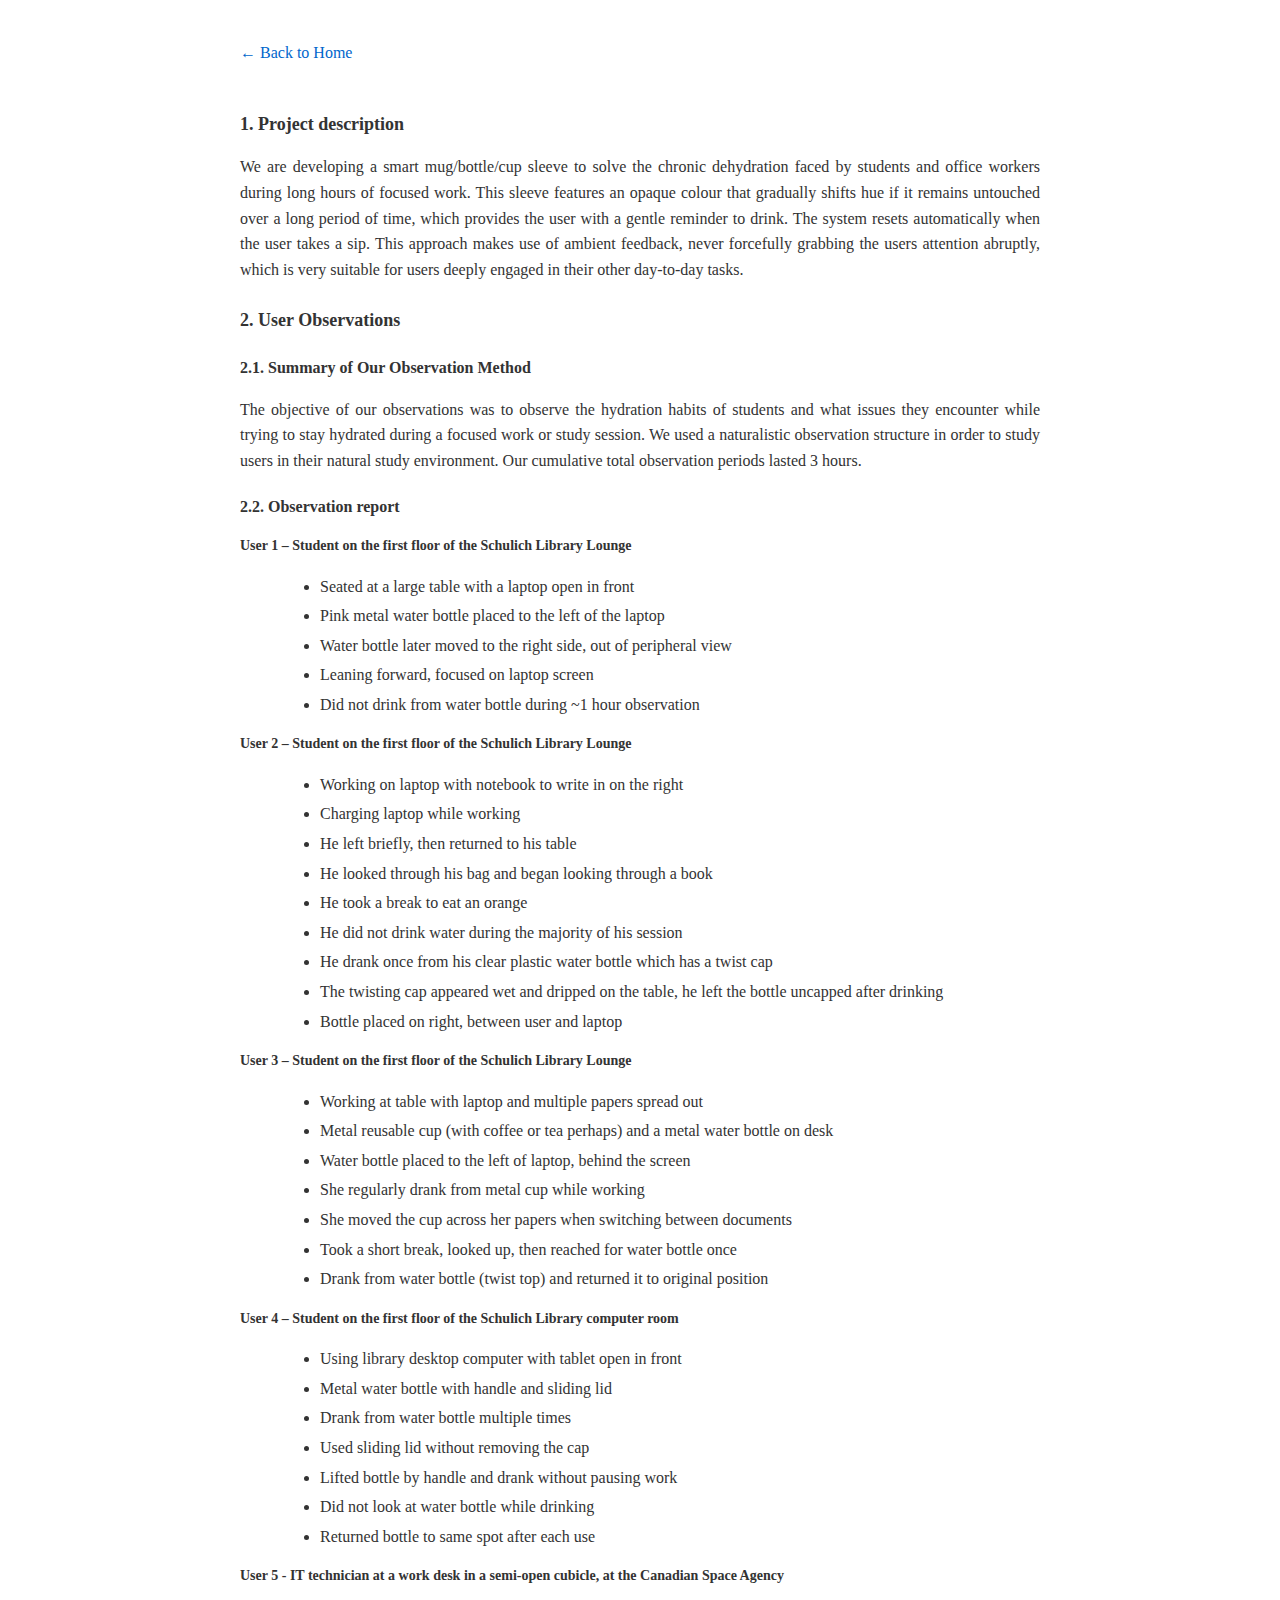
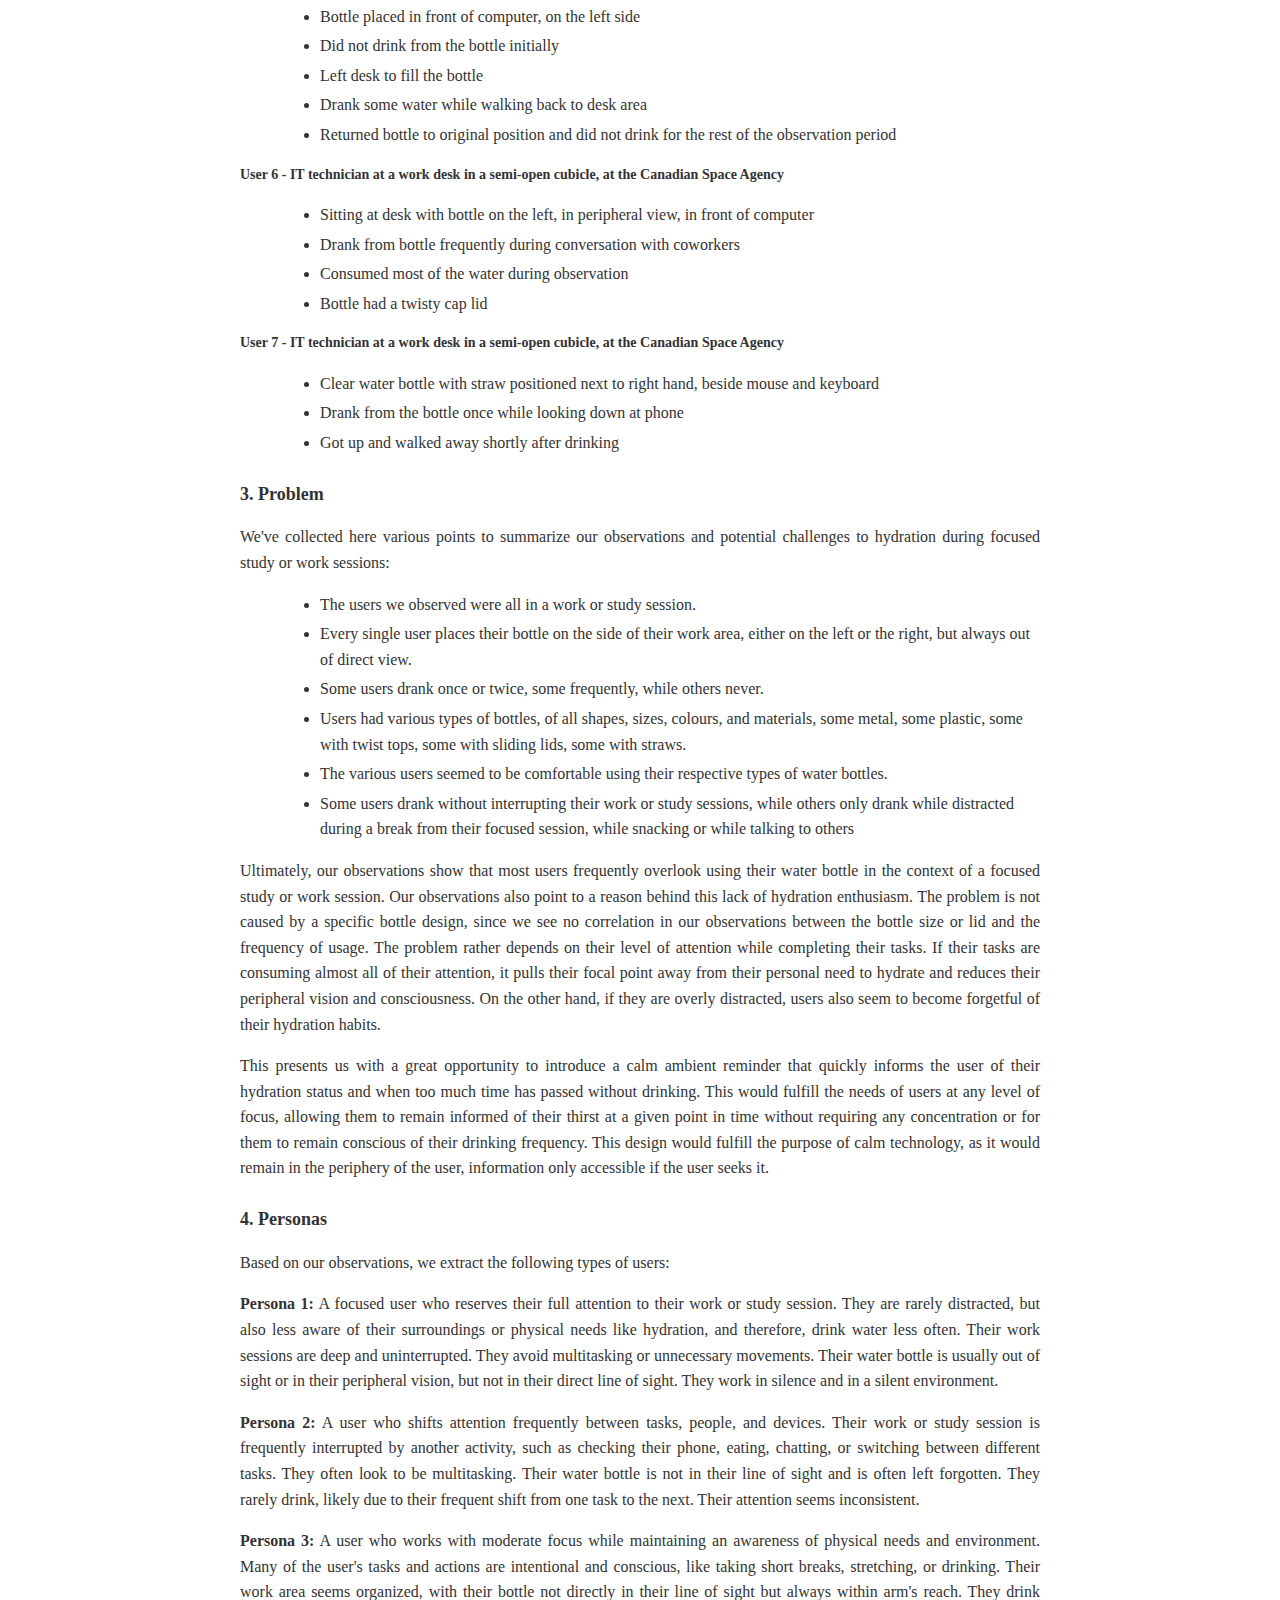
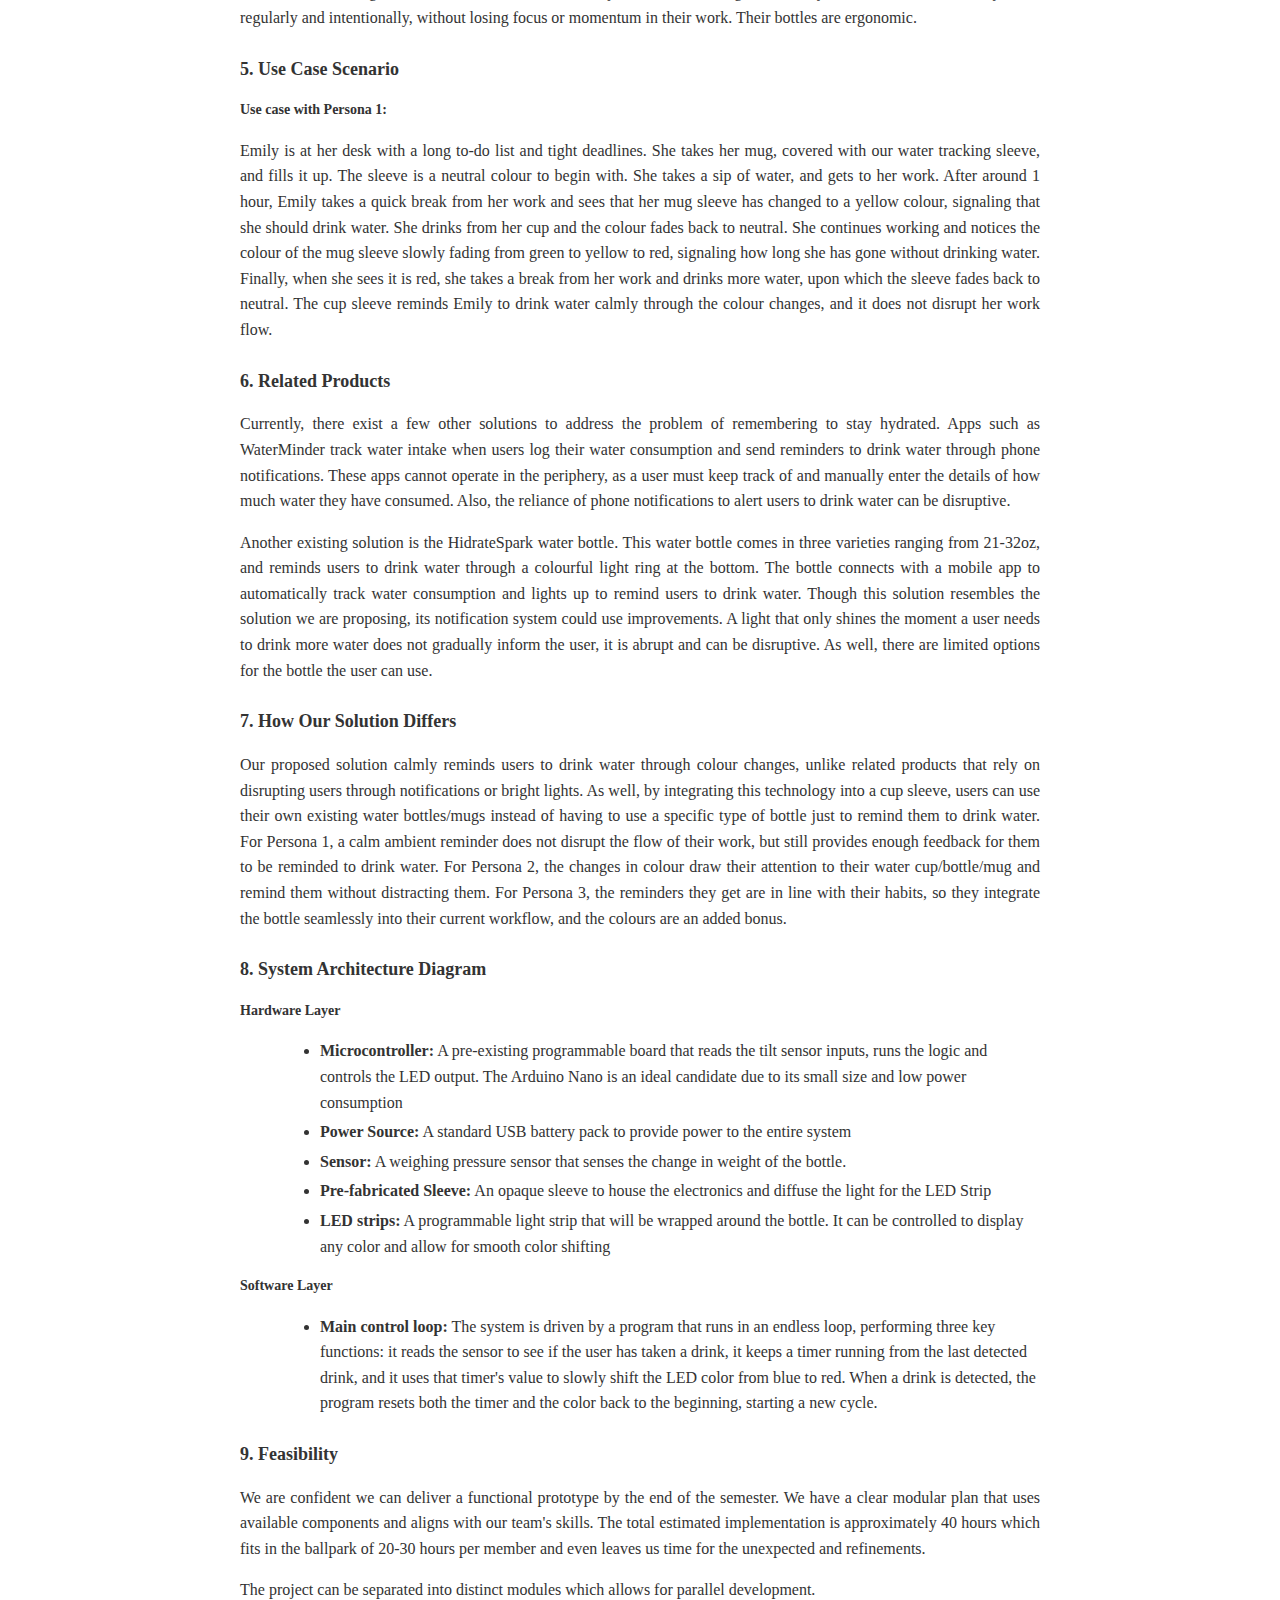
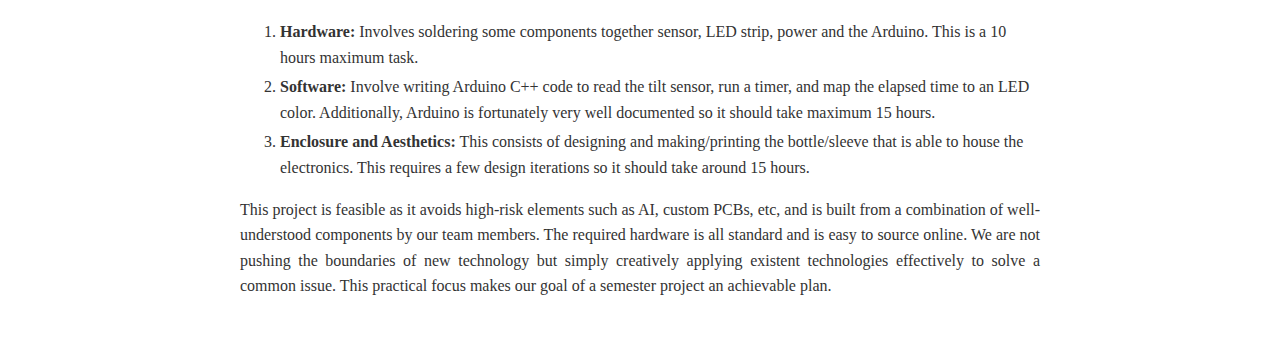
<file: Observations and Proposal.html>
<!DOCTYPE html>
<html lang="en">
<head>
    <meta charset="UTF-8">
    <meta name="viewport" content="width=device-width, initial-scale=1.0">
    <title>ECSE 424 - Observations and Proposal</title>
    <style>
        body {
            font-family: 'Times New Roman', Times, serif;
            max-width: 800px;
            margin: 0 auto;
            padding: 40px 20px;
            line-height: 1.6;
            color: #333;
        }

        .back-link {
            color: #0066cc;
            text-decoration: none;
            margin-bottom: 20px;
            display: inline-block;
        }

        .back-link:hover {
            text-decoration: underline;
        }

        h1 {
            font-size: 18px;
            font-weight: bold;
            margin-top: 24px;
            margin-bottom: 12px;
        }
        h2 {
            font-size: 16px;
            font-weight: bold;
            margin-top: 20px;
            margin-bottom: 10px;
        }
        h3 {
            font-size: 14px;
            font-weight: bold;
            margin-top: 16px;
            margin-bottom: 8px;
        }
        p {
            margin-bottom: 12px;
            text-align: justify;
        }
        ul {
            margin-left: 40px;
            margin-bottom: 12px;
        }
        li {
            margin-bottom: 4px;
        }
        .section {
            margin-bottom: 20px;
        }
        .title {
            text-align: center;
            font-size: 20px;
            font-weight: bold;
            margin-bottom: 30px;
        }
        .ethics-title {
            text-align: center;
            font-size: 18px;
            font-weight: bold;
            margin-top: 40px;
            margin-bottom: 30px;
        }
    </style>
</head>
<body>

    <a href="index.html" class="back-link">← Back to Home</a>

    <div class="section">
        <h1>1. Project description</h1>
        <p>We are developing a smart mug/bottle/cup sleeve to solve the chronic dehydration faced by students and office workers during long hours of focused work. This sleeve features an opaque colour that gradually shifts hue if it remains untouched over a long period of time, which provides the user with a gentle reminder to drink. The system resets automatically when the user takes a sip. This approach makes use of ambient feedback, never forcefully grabbing the users attention abruptly, which is very suitable for users deeply engaged in their other day-to-day tasks.</p>
    </div>

    <div class="section">
        <h1>2. User Observations</h1>
        
        <h2>2.1. Summary of Our Observation Method</h2>
        <p>The objective of our observations was to observe the hydration habits of students and what issues they encounter while trying to stay hydrated during a focused work or study session. We used a naturalistic observation structure in order to study users in their natural study environment. Our cumulative total observation periods lasted 3 hours.</p>
        
        <h2>2.2. Observation report</h2>
        
        <h3>User 1 – Student on the first floor of the Schulich Library Lounge</h3>
        <ul>
            <li>Seated at a large table with a laptop open in front</li>
            <li>Pink metal water bottle placed to the left of the laptop</li>
            <li>Water bottle later moved to the right side, out of peripheral view</li>
            <li>Leaning forward, focused on laptop screen</li>
            <li>Did not drink from water bottle during ~1 hour observation</li>
        </ul>

        <h3>User 2 – Student on the first floor of the Schulich Library Lounge</h3>
        <ul>
            <li>Working on laptop with notebook to write in on the right</li>
            <li>Charging laptop while working</li>
            <li>He left briefly, then returned to his table</li>
            <li>He looked through his bag and began looking through a book</li>
            <li>He took a break to eat an orange</li>
            <li>He did not drink water during the majority of his session</li>
            <li>He drank once from his clear plastic water bottle which has a twist cap</li>
            <li>The twisting cap appeared wet and dripped on the table, he left the bottle uncapped after drinking</li>
            <li>Bottle placed on right, between user and laptop</li>
        </ul>

        <h3>User 3 – Student on the first floor of the Schulich Library Lounge</h3>
        <ul>
            <li>Working at table with laptop and multiple papers spread out</li>
            <li>Metal reusable cup (with coffee or tea perhaps) and a metal water bottle on desk</li>
            <li>Water bottle placed to the left of laptop, behind the screen</li>
            <li>She regularly drank from metal cup while working</li>
            <li>She moved the cup across her papers when switching between documents</li>
            <li>Took a short break, looked up, then reached for water bottle once</li>
            <li>Drank from water bottle (twist top) and returned it to original position</li>
        </ul>

        <h3>User 4 – Student on the first floor of the Schulich Library computer room</h3>
        <ul>
            <li>Using library desktop computer with tablet open in front</li>
            <li>Metal water bottle with handle and sliding lid</li>
            <li>Drank from water bottle multiple times</li>
            <li>Used sliding lid without removing the cap</li>
            <li>Lifted bottle by handle and drank without pausing work</li>
            <li>Did not look at water bottle while drinking</li>
            <li>Returned bottle to same spot after each use</li>
        </ul>

        <h3>User 5 - IT technician at a work desk in a semi-open cubicle, at the Canadian Space Agency</h3>
        <ul>
            <li>Bottle placed in front of computer, on the left side</li>
            <li>Did not drink from the bottle initially</li>
            <li>Left desk to fill the bottle</li>
            <li>Drank some water while walking back to desk area</li>
            <li>Returned bottle to original position and did not drink for the rest of the observation period</li>
        </ul>

        <h3>User 6 - IT technician at a work desk in a semi-open cubicle, at the Canadian Space Agency</h3>
        <ul>
            <li>Sitting at desk with bottle on the left, in peripheral view, in front of computer</li>
            <li>Drank from bottle frequently during conversation with coworkers</li>
            <li>Consumed most of the water during observation</li>
            <li>Bottle had a twisty cap lid</li>
        </ul>

        <h3>User 7 - IT technician at a work desk in a semi-open cubicle, at the Canadian Space Agency</h3>
        <ul>
            <li>Clear water bottle with straw positioned next to right hand, beside mouse and keyboard</li>
            <li>Drank from the bottle once while looking down at phone</li>
            <li>Got up and walked away shortly after drinking</li>
        </ul>
    </div>

    <div class="section">
        <h1>3. Problem</h1>
        <p>We've collected here various points to summarize our observations and potential challenges to hydration during focused study or work sessions:</p>
        <ul>
            <li>The users we observed were all in a work or study session.</li>
            <li>Every single user places their bottle on the side of their work area, either on the left or the right, but always out of direct view.</li>
            <li>Some users drank once or twice, some frequently, while others never.</li>
            <li>Users had various types of bottles, of all shapes, sizes, colours, and materials, some metal, some plastic, some with twist tops, some with sliding lids, some with straws.</li>
            <li>The various users seemed to be comfortable using their respective types of water bottles.</li>
            <li>Some users drank without interrupting their work or study sessions, while others only drank while distracted during a break from their focused session, while snacking or while talking to others</li>
        </ul>
        <p>Ultimately, our observations show that most users frequently overlook using their water bottle in the context of a focused study or work session. Our observations also point to a reason behind this lack of hydration enthusiasm. The problem is not caused by a specific bottle design, since we see no correlation in our observations between the bottle size or lid and the frequency of usage. The problem rather depends on their level of attention while completing their tasks. If their tasks are consuming almost all of their attention, it pulls their focal point away from their personal need to hydrate and reduces their peripheral vision and consciousness. On the other hand, if they are overly distracted, users also seem to become forgetful of their hydration habits.</p>
        <p>This presents us with a great opportunity to introduce a calm ambient reminder that quickly informs the user of their hydration status and when too much time has passed without drinking. This would fulfill the needs of users at any level of focus, allowing them to remain informed of their thirst at a given point in time without requiring any concentration or for them to remain conscious of their drinking frequency. This design would fulfill the purpose of calm technology, as it would remain in the periphery of the user, information only accessible if the user seeks it.</p>
    </div>

    <div class="section">
        <h1>4. Personas</h1>
        <p>Based on our observations, we extract the following types of users:</p>
        <p><strong>Persona 1:</strong> A focused user who reserves their full attention to their work or study session. They are rarely distracted, but also less aware of their surroundings or physical needs like hydration, and therefore, drink water less often. Their work sessions are deep and uninterrupted. They avoid multitasking or unnecessary movements. Their water bottle is usually out of sight or in their peripheral vision, but not in their direct line of sight. They work in silence and in a silent environment.</p>
        <p><strong>Persona 2:</strong> A user who shifts attention frequently between tasks, people, and devices. Their work or study session is frequently interrupted by another activity, such as checking their phone, eating, chatting, or switching between different tasks. They often look to be multitasking. Their water bottle is not in their line of sight and is often left forgotten. They rarely drink, likely due to their frequent shift from one task to the next. Their attention seems inconsistent.</p>
        <p><strong>Persona 3:</strong> A user who works with moderate focus while maintaining an awareness of physical needs and environment. Many of the user's tasks and actions are intentional and conscious, like taking short breaks, stretching, or drinking. Their work area seems organized, with their bottle not directly in their line of sight but always within arm's reach. They drink regularly and intentionally, without losing focus or momentum in their work. Their bottles are ergonomic.</p>
    </div>

    <div class="section">
        <h1>5. Use Case Scenario</h1>
        <h3>Use case with Persona 1:</h3>
        <p>Emily is at her desk with a long to-do list and tight deadlines. She takes her mug, covered with our water tracking sleeve, and fills it up. The sleeve is a neutral colour to begin with. She takes a sip of water, and gets to her work. After around 1 hour, Emily takes a quick break from her work and sees that her mug sleeve has changed to a yellow colour, signaling that she should drink water. She drinks from her cup and the colour fades back to neutral. She continues working and notices the colour of the mug sleeve slowly fading from green to yellow to red, signaling how long she has gone without drinking water. Finally, when she sees it is red, she takes a break from her work and drinks more water, upon which the sleeve fades back to neutral. The cup sleeve reminds Emily to drink water calmly through the colour changes, and it does not disrupt her work flow.</p>
    </div>

    <div class="section">
        <h1>6. Related Products</h1>
        <p>Currently, there exist a few other solutions to address the problem of remembering to stay hydrated. Apps such as WaterMinder track water intake when users log their water consumption and send reminders to drink water through phone notifications. These apps cannot operate in the periphery, as a user must keep track of and manually enter the details of how much water they have consumed. Also, the reliance of phone notifications to alert users to drink water can be disruptive.</p>
        <p>Another existing solution is the HidrateSpark water bottle. This water bottle comes in three varieties ranging from 21-32oz, and reminds users to drink water through a colourful light ring at the bottom. The bottle connects with a mobile app to automatically track water consumption and lights up to remind users to drink water. Though this solution resembles the solution we are proposing, its notification system could use improvements. A light that only shines the moment a user needs to drink more water does not gradually inform the user, it is abrupt and can be disruptive. As well, there are limited options for the bottle the user can use.</p>
    </div>

    <div class="section">
        <h1>7. How Our Solution Differs</h1>
        <p>Our proposed solution calmly reminds users to drink water through colour changes, unlike related products that rely on disrupting users through notifications or bright lights. As well, by integrating this technology into a cup sleeve, users can use their own existing water bottles/mugs instead of having to use a specific type of bottle just to remind them to drink water. For Persona 1, a calm ambient reminder does not disrupt the flow of their work, but still provides enough feedback for them to be reminded to drink water. For Persona 2, the changes in colour draw their attention to their water cup/bottle/mug and remind them without distracting them. For Persona 3, the reminders they get are in line with their habits, so they integrate the bottle seamlessly into their current workflow, and the colours are an added bonus.</p>
    </div>

    <div class="section">
        <h1>8. System Architecture Diagram</h1>
        
        <h3>Hardware Layer</h3>
        <ul>
            <li><strong>Microcontroller:</strong> A pre-existing programmable board that reads the tilt sensor inputs, runs the logic and controls the LED output. The Arduino Nano is an ideal candidate due to its small size and low power consumption</li>
            <li><strong>Power Source:</strong> A standard USB battery pack to provide power to the entire system</li>
            <li><strong>Sensor:</strong> A weighing pressure sensor that senses the change in weight of the bottle.</li>
            <li><strong>Pre-fabricated Sleeve:</strong> An opaque sleeve to house the electronics and diffuse the light for the LED Strip</li>
            <li><strong>LED strips:</strong> A programmable light strip that will be wrapped around the bottle. It can be controlled to display any color and allow for smooth color shifting</li>
        </ul>

        <h3>Software Layer</h3>
        <ul>
            <li><strong>Main control loop:</strong> The system is driven by a program that runs in an endless loop, performing three key functions: it reads the sensor to see if the user has taken a drink, it keeps a timer running from the last detected drink, and it uses that timer's value to slowly shift the LED color from blue to red. When a drink is detected, the program resets both the timer and the color back to the beginning, starting a new cycle.</li>
        </ul>
    </div>

    <div class="section">
        <h1>9. Feasibility</h1>
        <p>We are confident we can deliver a functional prototype by the end of the semester. We have a clear modular plan that uses available components and aligns with our team's skills. The total estimated implementation is approximately 40 hours which fits in the ballpark of 20-30 hours per member and even leaves us time for the unexpected and refinements.</p>
        <p>The project can be separated into distinct modules which allows for parallel development.</p>
        <ol>
            <li><strong>Hardware:</strong> Involves soldering some components together sensor, LED strip, power and the Arduino. This is a 10 hours maximum task.</li>
            <li><strong>Software:</strong> Involve writing Arduino C++ code to read the tilt sensor, run a timer, and map the elapsed time to an LED color. Additionally, Arduino is fortunately very well documented so it should take maximum 15 hours.</li>
            <li><strong>Enclosure and Aesthetics:</strong> This consists of designing and making/printing the bottle/sleeve that is able to house the electronics. This requires a few design iterations so it should take around 15 hours.</li>
        </ol>
        <p>This project is feasible as it avoids high-risk elements such as AI, custom PCBs, etc, and is built from a combination of well-understood components by our team members. The required hardware is all standard and is easy to source online. We are not pushing the boundaries of new technology but simply creatively applying existent technologies effectively to solve a common issue. This practical focus makes our goal of a semester project an achievable plan.</p>
    </div>

</body>
</html>
</file>
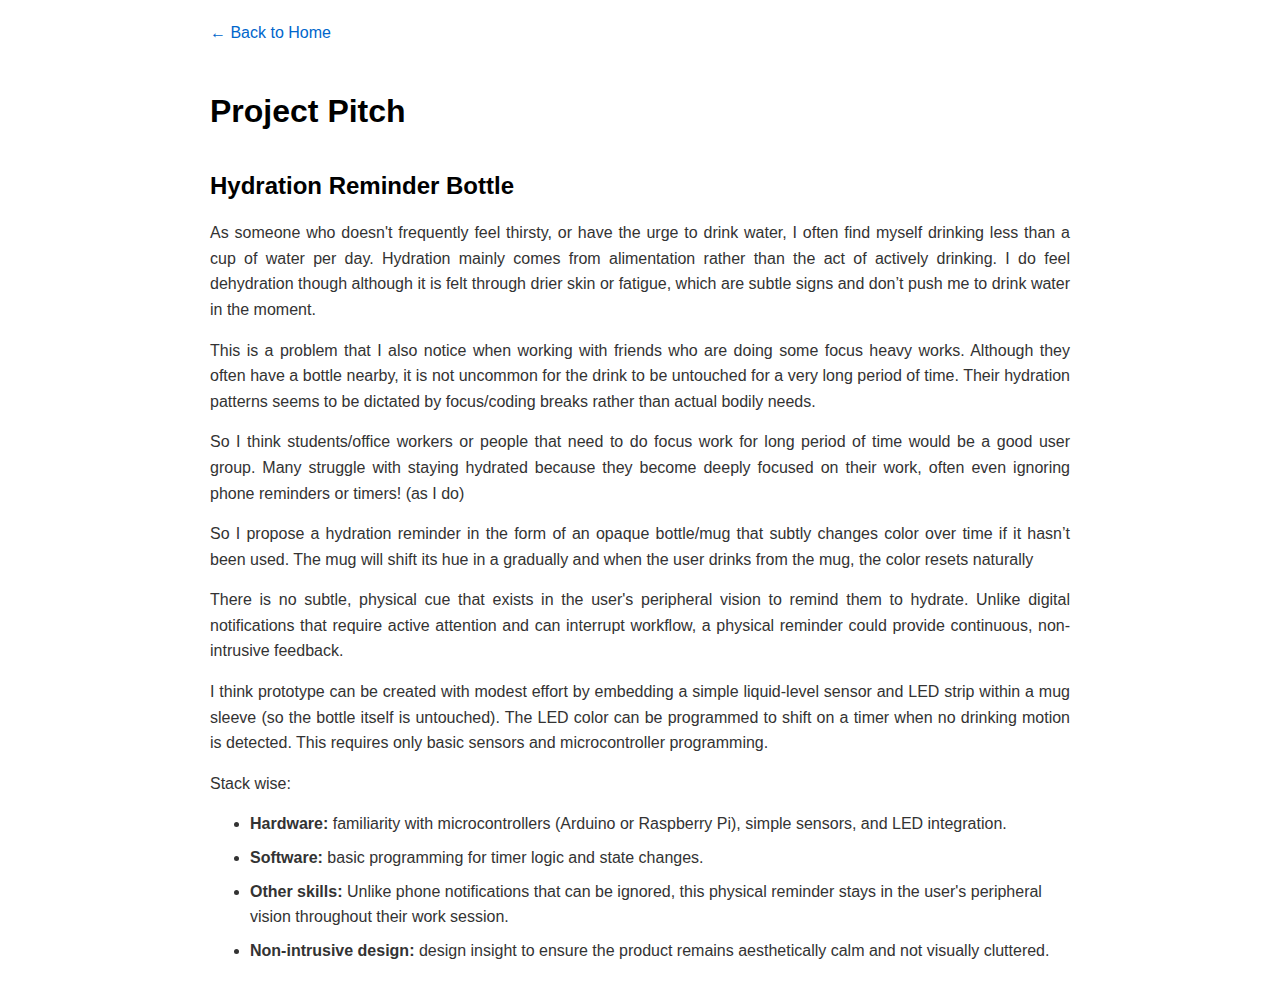
<file: Project Pitch.html>
<!DOCTYPE html>
<html lang="en">
<head>
    <meta charset="UTF-8">
    <meta name="viewport" content="width=device-width, initial-scale=1.0">
    <title>Hydration Reminder Bottle - Observations and Proposal</title>
    <style>
        * {
            margin: 0;
            padding: 0;
            box-sizing: border-box;
        }

        body {
            font-family: Arial, sans-serif;
            line-height: 1.6;
            color: #333;
            background: #fff;
            padding: 20px;
            max-width: 900px;
            margin: 0 auto;
        }

        .back-link {
            color: #0066cc;
            text-decoration: none;
            margin-bottom: 20px;
            display: inline-block;
        }

        .back-link:hover {
            text-decoration: underline;
        }

        h1 {
            font-size: 2rem;
            margin: 20px 0 30px 0;
            color: #000;
        }

        h2 {
            font-size: 1.5rem;
            margin: 30px 0 15px 0;
            color: #000;
        }

        h3 {
            font-size: 1.2rem;
            margin: 20px 0 10px 0;
            color: #000;
        }

        p {
            margin-bottom: 15px;
            text-align: justify;
        }

        ul {
            margin: 15px 0 15px 40px;
        }

        li {
            margin-bottom: 8px;
        }

        strong {
            font-weight: bold;
        }

        .figure {
            margin: 20px 0;
            text-align: center;
        }

        .figure img {
            max-width: 100%;
            height: auto;
            border: 1px solid #ddd;
        }

        .figure-caption {
            font-style: italic;
            margin-top: 8px;
            font-size: 0.95rem;
        }
    </style>
</head>
<body>
    <a href="index.html" class="back-link">← Back to Home</a>

    <h1>Project Pitch</h1>

    <h2>Hydration Reminder Bottle</h2>
    <p>As someone who doesn't frequently feel thirsty, or have the urge to drink water, I often find myself drinking less than a cup of water per day. Hydration mainly comes from alimentation rather than the act of actively drinking. I do feel dehydration though although it is felt through drier skin or fatigue, which are subtle signs and don’t push me to drink water in the moment.</p>
    <p>This is a problem that I also notice when working with friends who are doing some focus heavy works. Although they often have a bottle nearby, it is not uncommon for the drink to be untouched for a very long period of time. Their hydration patterns seems to be dictated by focus/coding breaks rather than actual bodily needs.</p>
    <p>So I think students/office workers or people that need to do focus work for long period of time would be a good user group. Many struggle with staying hydrated because they become deeply focused on their work, often even ignoring phone reminders or timers! (as I do)</p>
    <p>So I propose a hydration reminder in the form of an opaque bottle/mug that subtly changes color over time if it hasn’t been used. The mug will shift its hue in a gradually and when the user drinks from the mug, the color resets naturally</p>
    <p>There is no subtle, physical cue that exists in the user's peripheral vision to remind them to hydrate. Unlike digital notifications that require active attention and can interrupt workflow, a physical reminder could provide continuous, non-intrusive feedback.</p>
    <p>I think prototype can be created with modest effort by embedding a simple liquid-level sensor and LED strip within a mug sleeve (so the bottle itself is untouched). The LED color can be programmed to shift on a timer when no drinking motion is detected. This requires only basic sensors and microcontroller programming.</p>
    <p>Stack wise:</p>
    <ul>
        <li><strong>Hardware:</strong> familiarity with microcontrollers (Arduino or Raspberry Pi), simple sensors, and LED integration.</li>
        <li><strong>Software:</strong> basic programming for timer logic and state changes.</li>
        <li><strong>Other skills:</strong> Unlike phone notifications that can be ignored, this physical reminder stays in the user's peripheral vision throughout their work session.</li>
        <li><strong>Non-intrusive design:</strong> design insight to ensure the product remains aesthetically calm and not visually cluttered.</li>
    </ul>

</body>
</html>
</file>
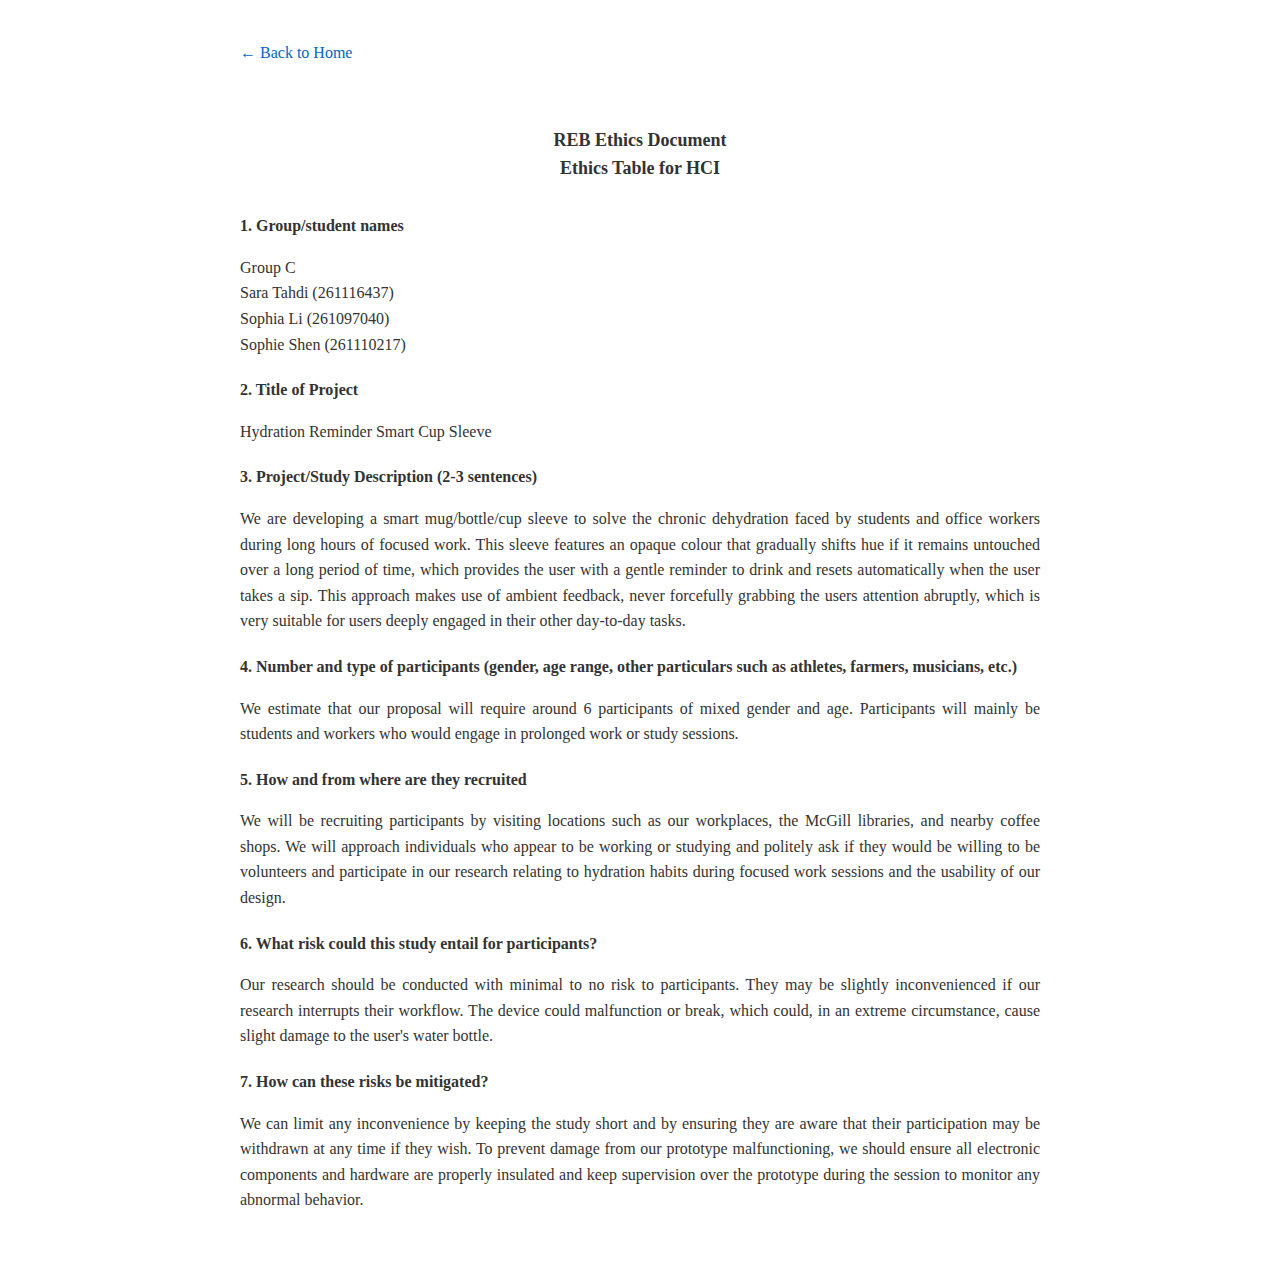
<file: REB Ethics Document.html>
<!DOCTYPE html>
<html lang="en">
<head>
    <meta charset="UTF-8">
    <meta name="viewport" content="width=device-width, initial-scale=1.0">
    <title>ECSE 424 - Observations and Proposal</title>
    <style>
        body {
            font-family: 'Times New Roman', Times, serif;
            max-width: 800px;
            margin: 0 auto;
            padding: 40px 20px;
            line-height: 1.6;
            color: #333;
        }

        .back-link {
            color: #0066cc;
            text-decoration: none;
            margin-bottom: 20px;
            display: inline-block;
        }

        .back-link:hover {
            text-decoration: underline;
        }

        h1 {
            font-size: 18px;
            font-weight: bold;
            margin-top: 24px;
            margin-bottom: 12px;
        }
        h2 {
            font-size: 16px;
            font-weight: bold;
            margin-top: 20px;
            margin-bottom: 10px;
        }
        h3 {
            font-size: 14px;
            font-weight: bold;
            margin-top: 16px;
            margin-bottom: 8px;
        }
        p {
            margin-bottom: 12px;
            text-align: justify;
        }
        ul {
            margin-left: 40px;
            margin-bottom: 12px;
        }
        li {
            margin-bottom: 4px;
        }
        .section {
            margin-bottom: 20px;
        }
        .title {
            text-align: center;
            font-size: 20px;
            font-weight: bold;
            margin-bottom: 30px;
        }
        .ethics-title {
            text-align: center;
            font-size: 18px;
            font-weight: bold;
            margin-top: 40px;
            margin-bottom: 30px;
        }
    </style>
</head>
<body>


    <div class="section">

        <a href="index.html" class="back-link">← Back to Home</a>

        <div class="ethics-title">REB Ethics Document<br>Ethics Table for HCI</div>
        
        <h2>1. Group/student names</h2>
        <p>Group C<br>
        Sara Tahdi (261116437)<br>
        Sophia Li (261097040)<br>
        Sophie Shen (261110217)</p>
        
        <h2>2. Title of Project</h2>
        <p>Hydration Reminder Smart Cup Sleeve</p>
        
        <h2>3. Project/Study Description (2-3 sentences)</h2>
        <p>We are developing a smart mug/bottle/cup sleeve to solve the chronic dehydration faced by students and office workers during long hours of focused work. This sleeve features an opaque colour that gradually shifts hue if it remains untouched over a long period of time, which provides the user with a gentle reminder to drink and resets automatically when the user takes a sip. This approach makes use of ambient feedback, never forcefully grabbing the users attention abruptly, which is very suitable for users deeply engaged in their other day-to-day tasks.</p>
        
        <h2>4. Number and type of participants (gender, age range, other particulars such as athletes, farmers, musicians, etc.)</h2>
        <p>We estimate that our proposal will require around 6 participants of mixed gender and age. Participants will mainly be students and workers who would engage in prolonged work or study sessions.</p>
        
        <h2>5. How and from where are they recruited</h2>
        <p>We will be recruiting participants by visiting locations such as our workplaces, the McGill libraries, and nearby coffee shops. We will approach individuals who appear to be working or studying and politely ask if they would be willing to be volunteers and participate in our research relating to hydration habits during focused work sessions and the usability of our design.</p>
        
        <h2>6. What risk could this study entail for participants?</h2>
        <p>Our research should be conducted with minimal to no risk to participants. They may be slightly inconvenienced if our research interrupts their workflow. The device could malfunction or break, which could, in an extreme circumstance, cause slight damage to the user's water bottle.</p>
        
        <h2>7. How can these risks be mitigated?</h2>
        <p>We can limit any inconvenience by keeping the study short and by ensuring they are aware that their participation may be withdrawn at any time if they wish. To prevent damage from our prototype malfunctioning, we should ensure all electronic components and hardware are properly insulated and keep supervision over the prototype during the session to monitor any abnormal behavior.</p>
    </div>

    </body>
</html>
</file>
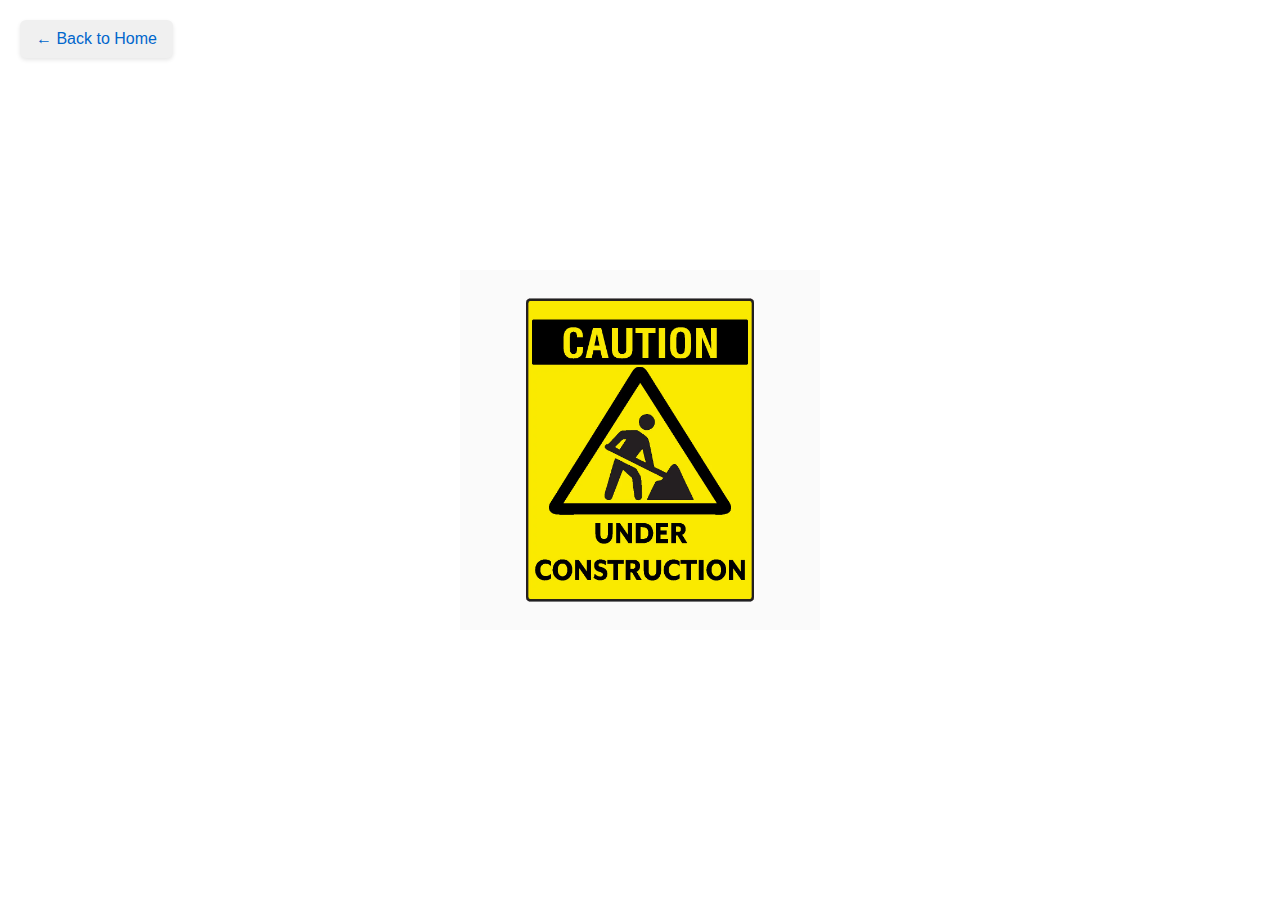
<file: Upcoming.html>
<!DOCTYPE html>
<html lang="en">
<head>
  <meta charset="UTF-8">
  <title>Centered Image</title>
  <style>
    html, body {
      height: 100%;
      margin: 0;
    }

    body {
      display: flex;
      justify-content: center;
      align-items: center;
      background-color: #fff;
      position: relative;
    }

    .back-link {
      position: absolute;
      top: 20px;
      left: 20px;
      padding: 10px 16px;
      background-color: #f0f0f0;
      border-radius: 6px;
      color: #0066cc;
      text-decoration: none;
      font-family: sans-serif;
      font-size: 16px;
      box-shadow: 0 2px 4px rgba(0, 0, 0, 0.1);
    }

    .back-link:hover {
      background-color: #e0e0e0;
      text-decoration: underline;
    }

    img {
      max-width: 40%;
      max-height: 40%;
    }
  </style>
</head>
<body>
  <a href="index.html" class="back-link">← Back to Home</a>
  <img src="under_construction.jpeg" alt="Centered Image">
</body>
</html>
</file>
<file: styles.css>
/* Global Styles */
* {
    margin: 0;
    padding: 0;
    box-sizing: border-box;
}

body {
    font-family: 'Arial', sans-serif;
    color: #333;
    overflow-x: hidden;
}

nav {
    position: fixed;
    top: 0;
    width: 100%;
    background: rgba(255, 255, 255, 0.95);
    padding: 20px 50px;
    display: flex;
    justify-content: center;
    align-items: center;
    z-index: 1000;
    box-shadow: 0 2px 10px rgba(0,0,0,0.1);
    transition: all 0.3s ease;
}

nav.scrolled {
    padding: 15px 50px;
    background: rgba(255, 255, 255, 0.98);
    box-shadow: 0 4px 20px rgba(0,0,0,0.15);
}

.nav-links {
    display: flex;
    list-style: none;
    gap: 30px;
    align-items: center;
}

.nav-links a {
    text-decoration: none;
    color: #4a5568;
    font-weight: 500;
    text-transform: uppercase;
    font-size: 14px;
    letter-spacing: 0.5px;
    transition: color 0.3s;
}

.nav-links a:hover {
    color: #ed8936;
}

.mobile-menu-toggle {
    display: none;
    flex-direction: column;
    gap: 5px;
    cursor: pointer;
}

.mobile-menu-toggle span {
    width: 25px;
    height: 3px;
    background: #2d3748;
    transition: all 0.3s ease;
}

.hero {
    height: 100vh;
    position: relative;
    display: flex;
    background-image: url('mcgill.jpeg');
    background-size: cover;
    background-position: center;    
    align-items: center;
    justify-content: center;
    overflow: hidden;
}

.hero::before {
    content: '';
    position: absolute;
    top: 0;
    left: 0;
    right: 0;
    bottom: 0;
    background: url('data:image/svg+xml,<svg xmlns="http://www.w3.org/2000/svg" viewBox="0 0 1200 800"><path d="M0,400 Q300,200 600,400 T1200,400 L1200,800 L0,800 Z" fill="%23000000" opacity="0.1"/></svg>') no-repeat bottom;
    background-size: cover;
    opacity: 0.3;
}

.hero-content {
    position: relative;
    z-index: 2;
    text-align: center;
    color: white;
    padding: 0 20px;
}

.hero h1 {
    font-size: clamp(3rem, 8vw, 7rem);
    font-weight: 900;
    letter-spacing: 3px;
    text-transform: uppercase;
    margin-bottom: 20px;
    text-shadow: 3px 3px 6px rgba(0,0,0,0.3);
    line-height: 1.1;
}

.hero p {
    font-size: clamp(1.5rem, 3vw, 2.5rem);
    font-weight: 300;
    letter-spacing: 2px;
    margin-bottom: 40px;
    text-shadow: 2px 2px 4px rgba(0,0,0,0.3);
}

.cta-button {
    display: inline-block;
    padding: 18px 50px;
    background: transparent;
    color: white;
    text-decoration: none;
    font-size: 16px;
    font-weight: 600;
    text-transform: uppercase;
    letter-spacing: 2px;
    border: 3px solid white;
    border-radius: 50px;
    transition: all 0.3s ease;
    box-shadow: 0 4px 15px rgba(0,0,0,0.2);
}

.cta-button:hover {
    background: white;
    color: #667eea;
    transform: translateY(-2px);
    box-shadow: 0 6px 20px rgba(0,0,0,0.3);
}

@keyframes fadeIn {
    from {
        opacity: 0;
        transform: translateY(30px);
    }
    to {
        opacity: 1;
        transform: translateY(0);
    }
}

.fade-in {
    animation: fadeIn 1s ease-out;
}

.fade-in-delay {
    animation: fadeIn 1s ease-out 0.3s both;
}

.fade-in-delay-2 {
    animation: fadeIn 1s ease-out 0.6s both;
}

.scroll-indicator {
    position: absolute;
    bottom: 30px;
    left: 50%;
    transform: translateX(-50%);
    z-index: 3;
}

.scroll-indicator span {
    display: block;
    width: 30px;
    height: 50px;
    border: 2px solid white;
    border-radius: 25px;
    position: relative;
}

.scroll-indicator span::before {
    content: '';
    position: absolute;
    top: 10px;
    left: 50%;
    transform: translateX(-50%);
    width: 6px;
    height: 6px;
    background: white;
    border-radius: 50%;
    animation: scrollDown 2s infinite;
}

@keyframes scrollDown {
    0% {
        opacity: 1;
        top: 10px;
    }
    100% {
        opacity: 0;
        top: 30px;
    }
}

.wave {
    position: absolute;
    bottom: -2px;
    left: 0;
    width: 100%;
    height: 150px;
    background: url('data:image/svg+xml,<svg xmlns="http://www.w3.org/2000/svg" viewBox="0 0 1200 120"><path d="M0,50 Q300,0 600,50 T1200,50 L1200,120 L0,120 Z" fill="%23ffffff"/></svg>') no-repeat bottom;
    background-size: cover;
}

section {
    padding: 80px 50px;
    max-width: 1200px;
    margin: 0 auto;
}

h2 {
    font-size: 3rem;
    color: #2d3748;
    margin-bottom: 20px;
    text-align: center;
}

#gallery {
    background: #f7fafc;
}

.gallery-grid {
    display: grid;
    grid-template-columns: repeat(auto-fit, minmax(250px, 1fr));
    gap: 30px;
    margin-top: 60px;
}

.gallery-item {
    text-align: center;
    cursor: pointer;
    transition: transform 0.3s ease;
}

.gallery-item:hover {
    transform: scale(1.05);
}

.gallery-placeholder {
    width: 100%;
    height: 250px;
    background: linear-gradient(135deg, #667eea 0%, #764ba2 100%);
    border-radius: 15px;
    display: flex;
    align-items: center;
    justify-content: center;
    font-size: 4rem;
    margin-bottom: 15px;
    transition: all 0.3s ease;
}

.gallery-item:hover .gallery-placeholder {
    box-shadow: 0 15px 35px rgba(0,0,0,0.2);
}

.gallery-item p {
    font-weight: 600;
    color: #2d3748;
}

footer {
    background: #2d3748;
    color: white;
    text-align: center;
    padding: 30px;
}

@media (max-width: 768px) {
    nav {
        padding: 15px 20px;
    }

    .nav-links {
        position: fixed;
        left: -100%;
        top: 70px;
        flex-direction: column;
        background: white;
        width: 100%;
        text-align: center;
        transition: 0.3s;
        box-shadow: 0 10px 27px rgba(0,0,0,0.05);
        padding: 20px 0;
    }

    .nav-links.active {
        left: 0;
    }

    .mobile-menu-toggle {
        display: flex;
    }

    section {
        padding: 60px 20px;
    }

    h2 {
        font-size: 2rem;
    }

    .gallery-grid {
        grid-template-columns: repeat(auto-fit, minmax(200px, 1fr));
    }
}
</file>
